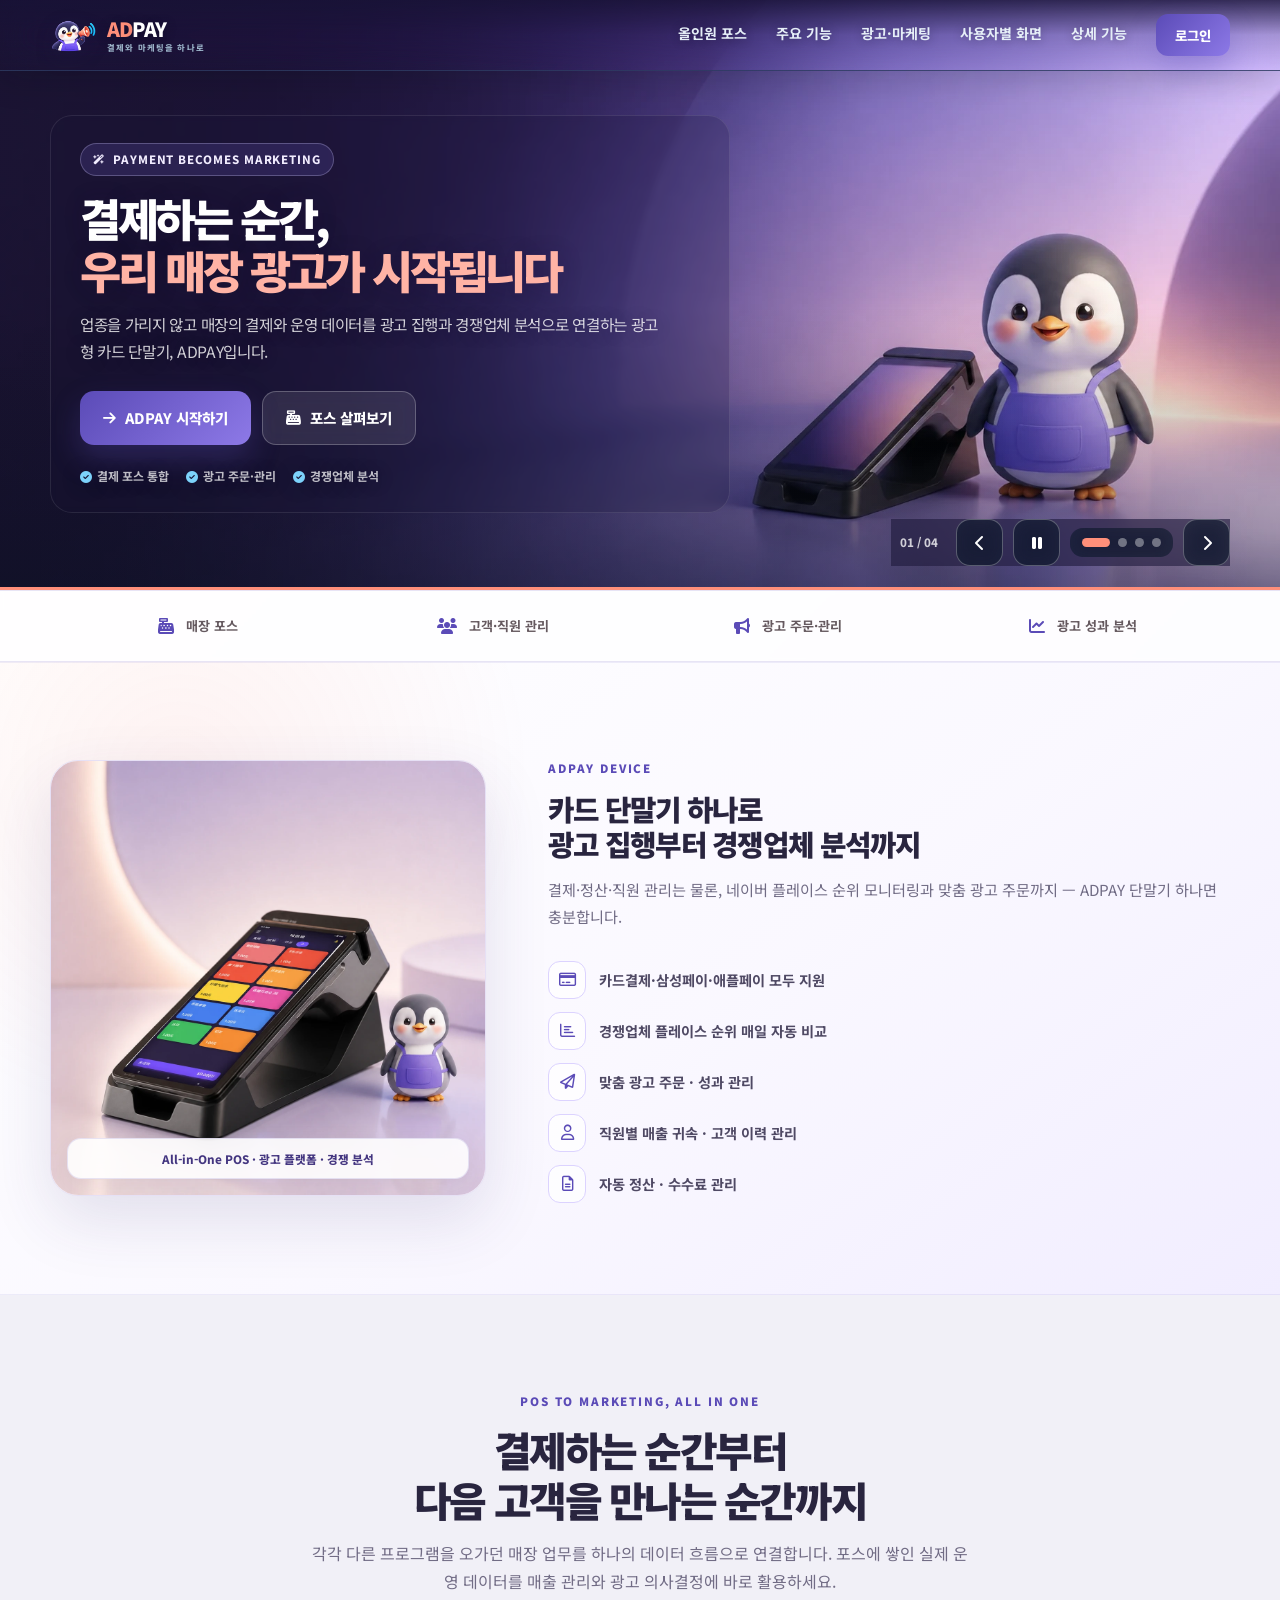
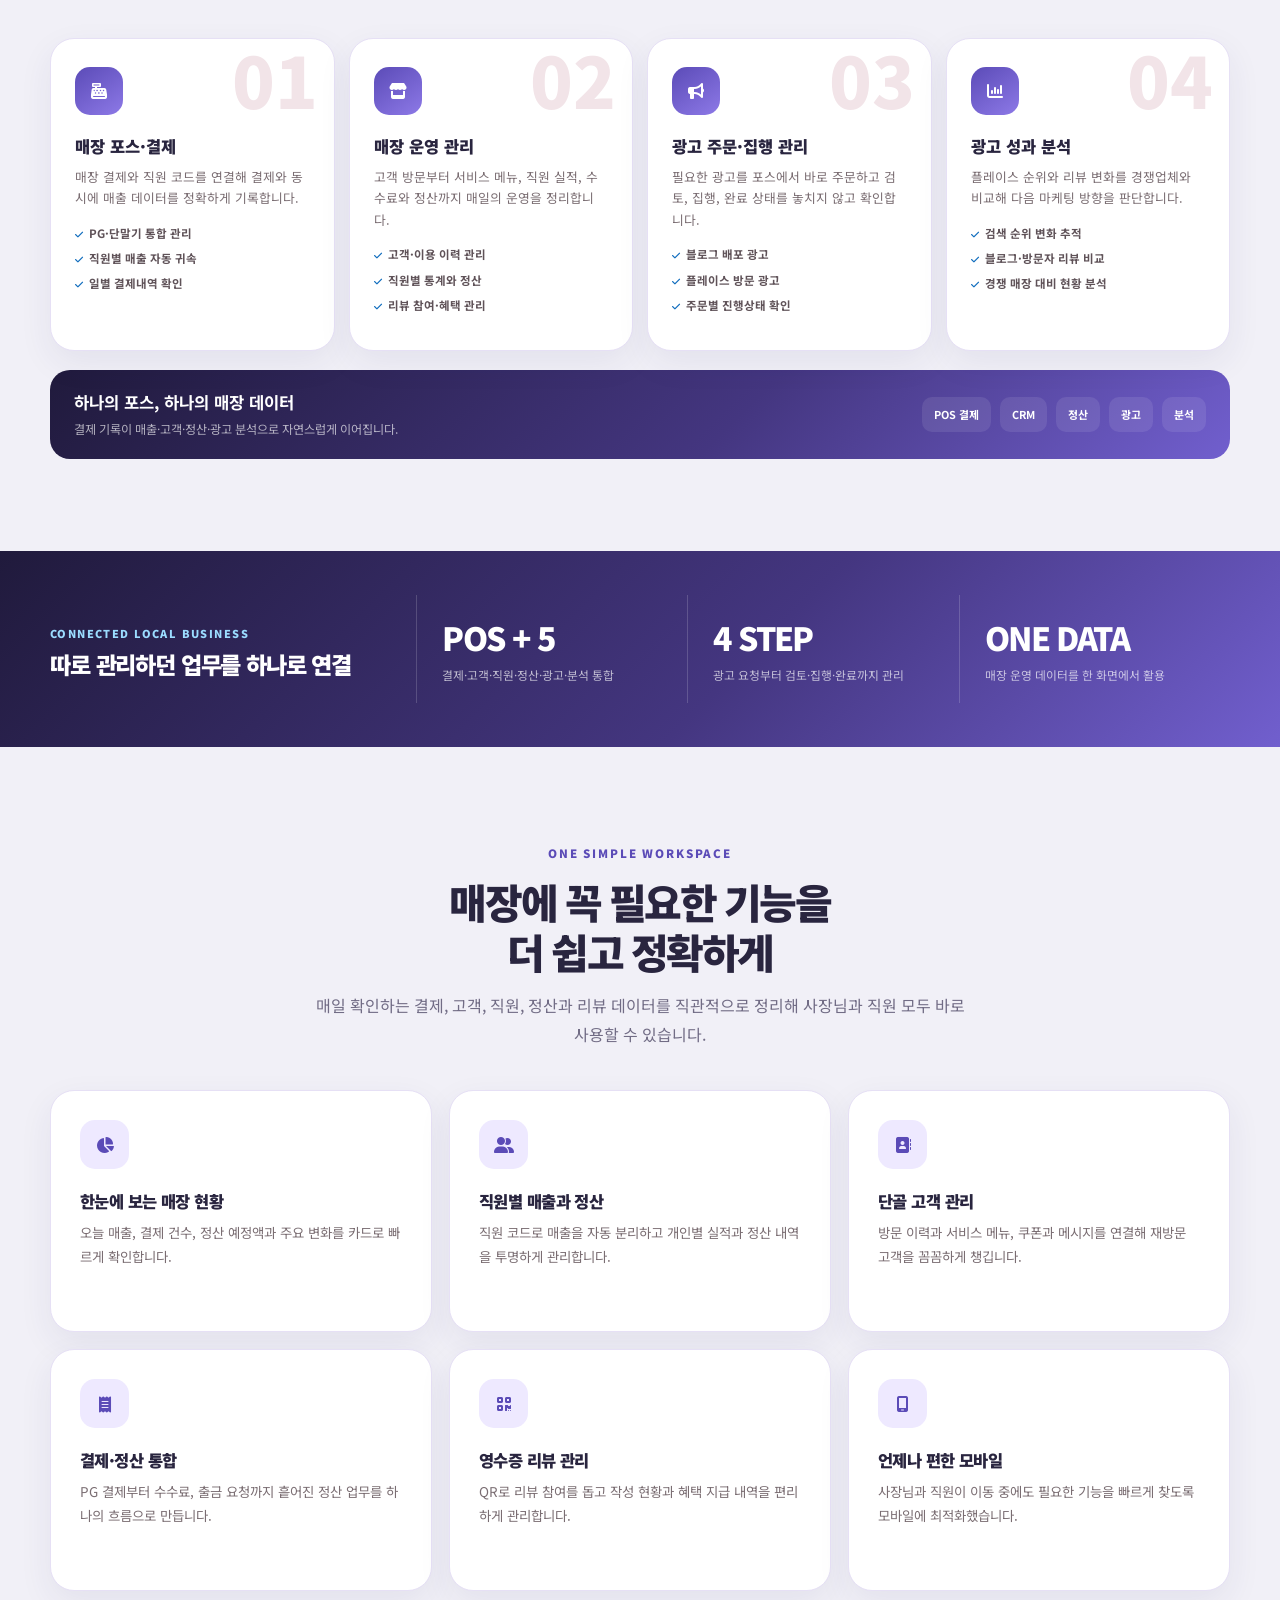
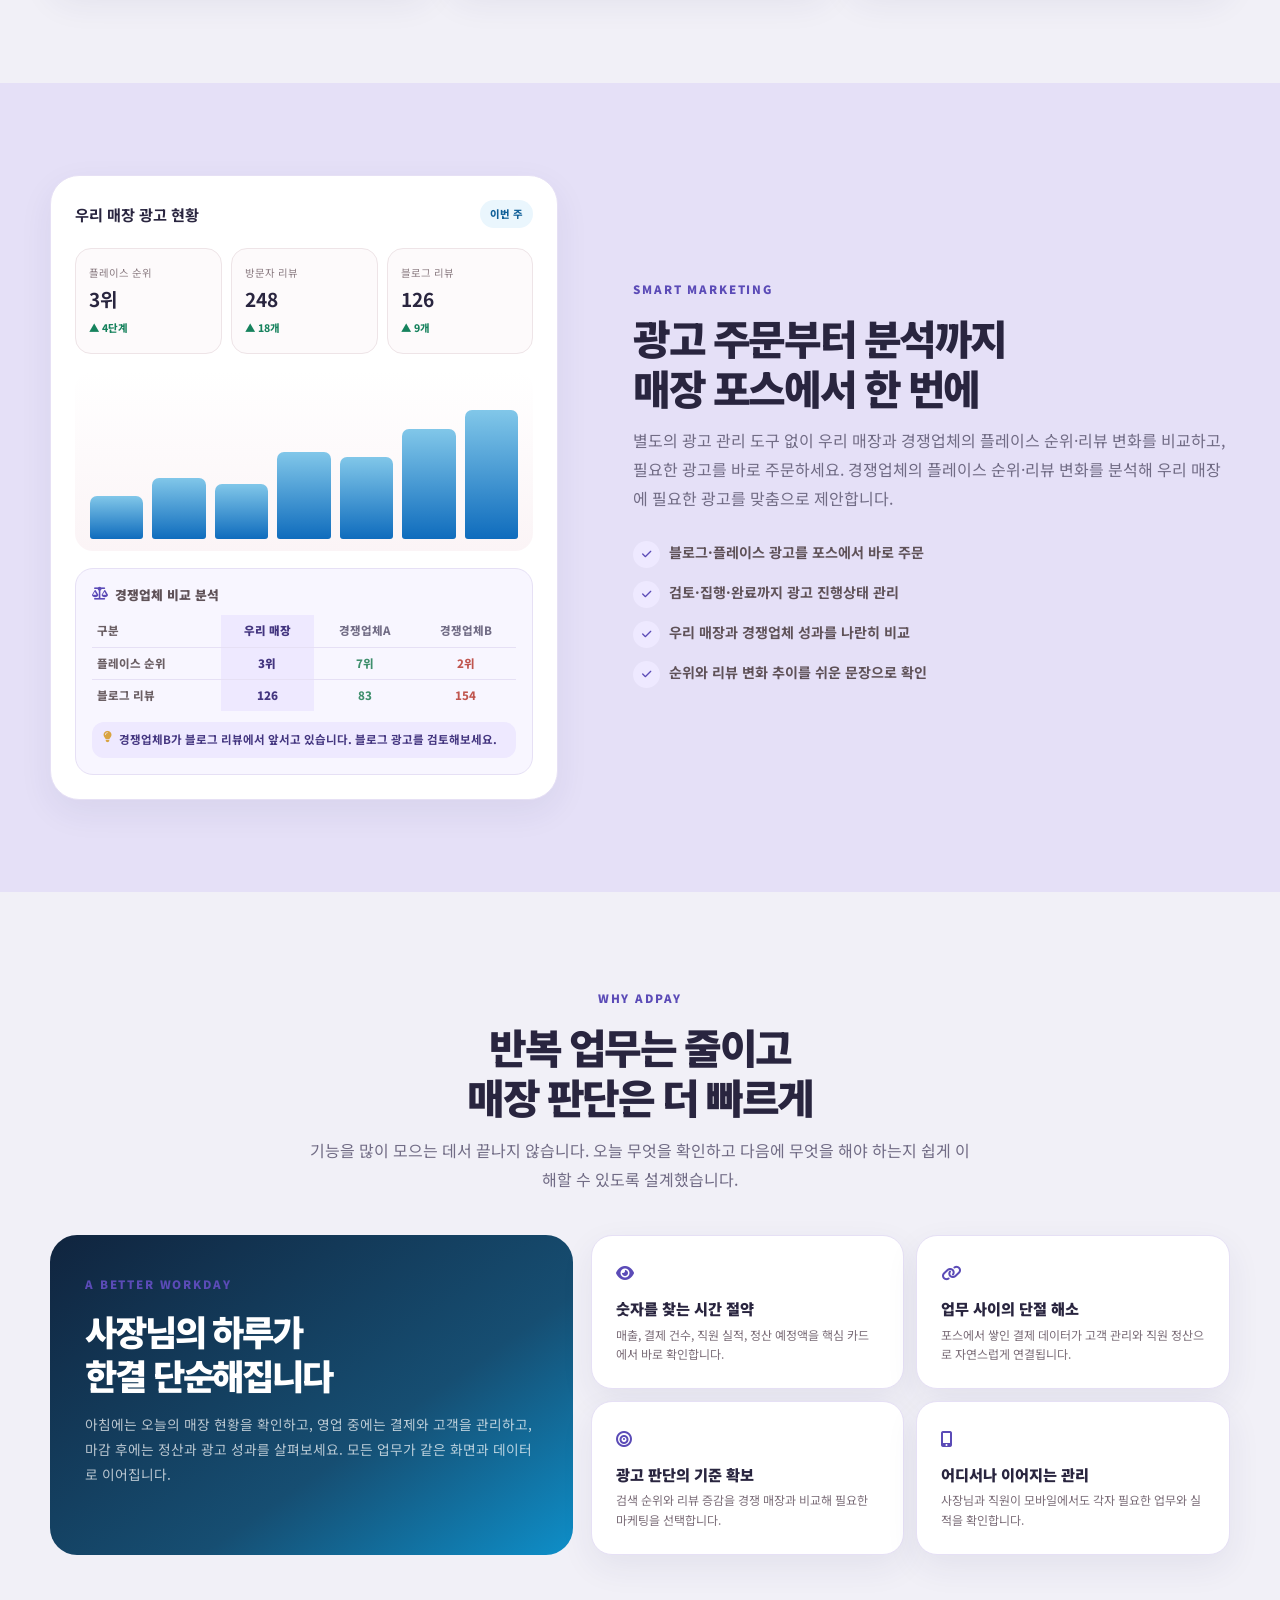
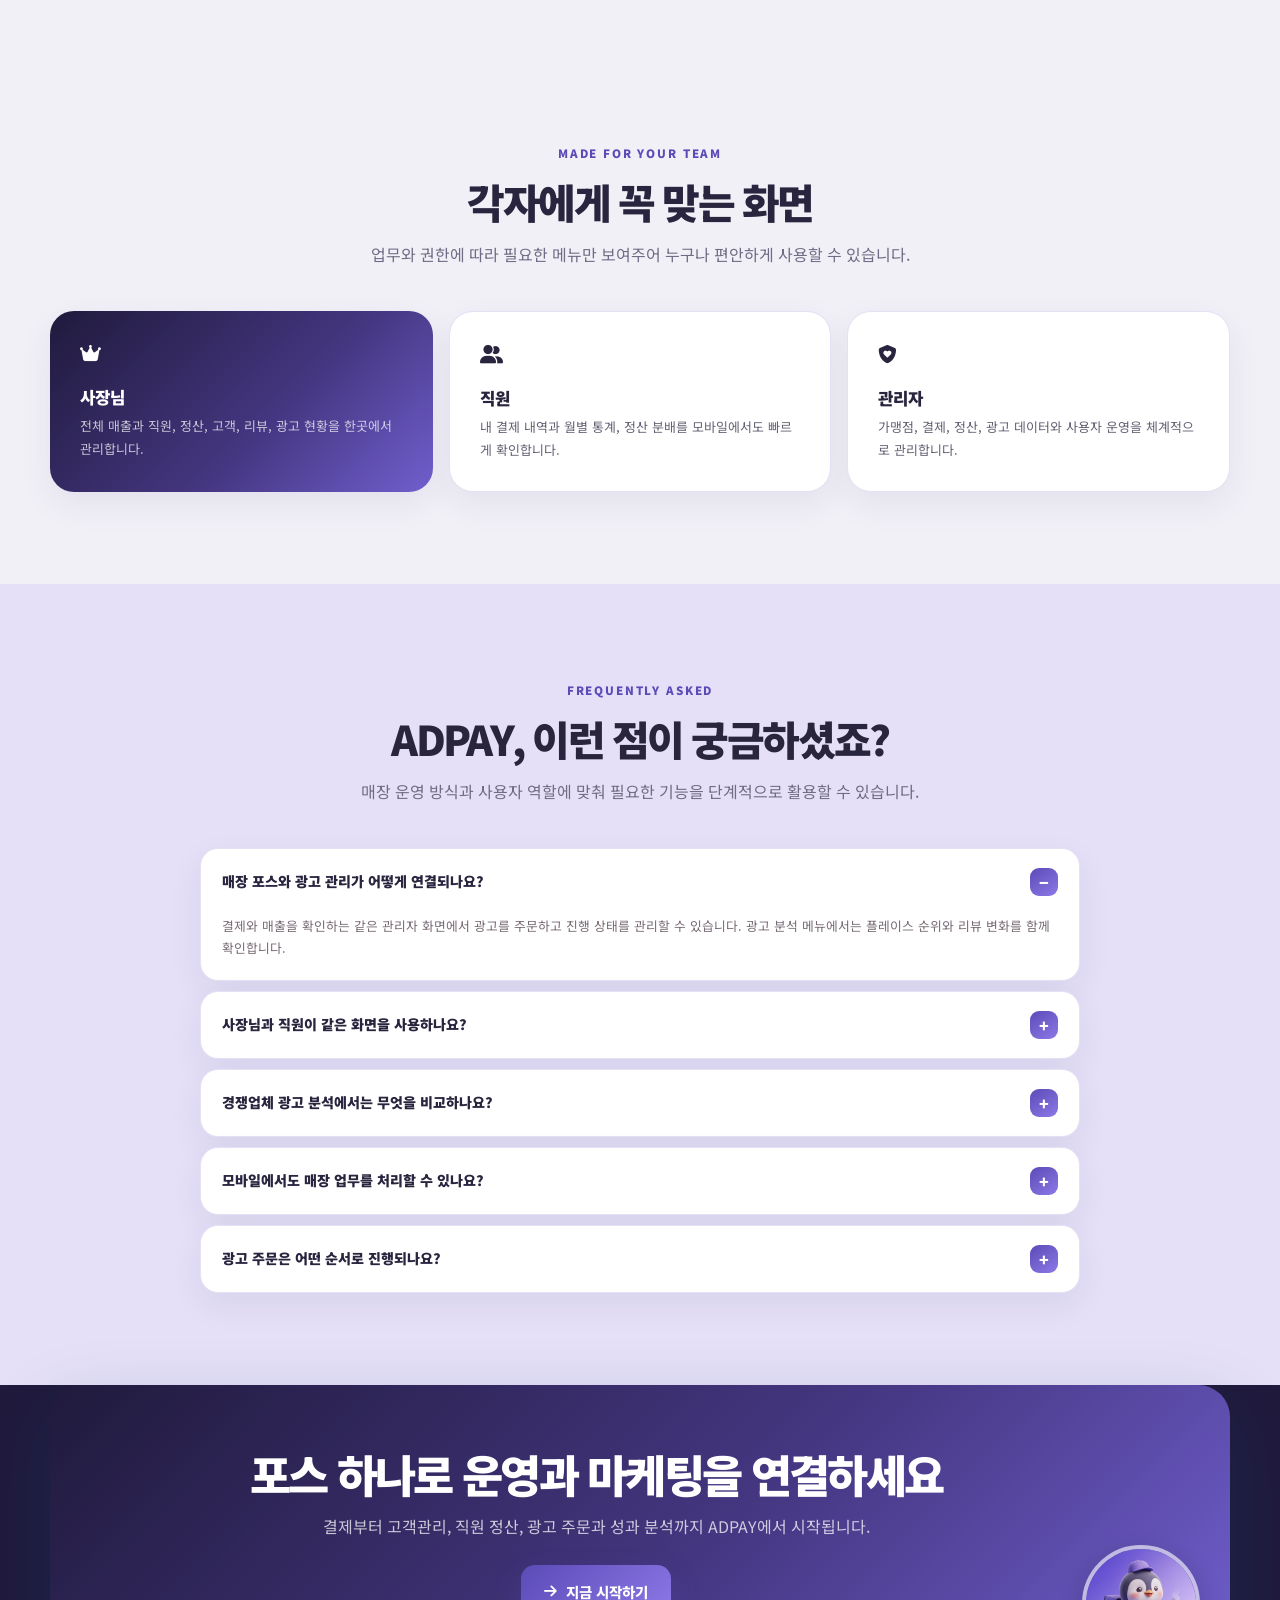
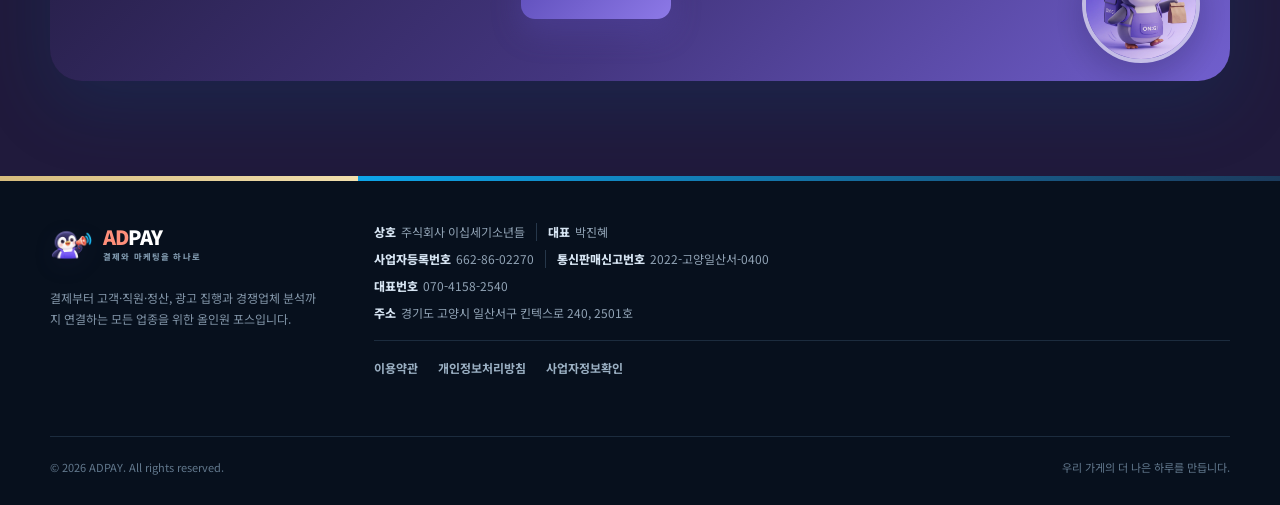
<file: static/landing/index.html>
<!DOCTYPE html>
<html lang="ko">
<head>
    <meta charset="UTF-8">
    <meta name="viewport" content="width=device-width, initial-scale=1.0, viewport-fit=cover">
    <meta name="theme-color" content="#2f2755">
    <title>ADPAY | 결제할수록 매장 광고가 시작되는 단말기</title>
    <meta name="description" content="모든 업종의 매장을 위한 광고형 카드 단말기. 결제, 매장 운영, 광고 집행과 경쟁업체 분석을 ADPAY 하나로 연결하세요.">
    <meta property="og:type" content="website">
    <meta property="og:locale" content="ko_KR">
    <meta property="og:site_name" content="ADPAY">
    <meta property="og:title" content="ADPAY | 매장 포스 하나로 운영부터 광고·분석까지">
    <meta property="og:description" content="결제·고객관리·직원정산·광고집행·경쟁업체 분석을 하나로 연결하는 매장 올인원 플랫폼">
    <meta property="og:image" content="/static/img/adpay-social-card-ongi.png?v=1">
    <meta property="og:image:width" content="1728">
    <meta property="og:image:height" content="910">
    <meta property="og:image:type" content="image/png">
    <meta property="og:image:alt" content="ADPAY - 매장 포스 하나로 운영부터 광고·분석까지 올인원">
    <meta name="twitter:card" content="summary_large_image">
    <meta name="twitter:title" content="ADPAY | 운영부터 광고·분석까지 올인원">
    <meta name="twitter:description" content="매장 운영과 마케팅을 포스 하나로 연결하세요.">
    <meta name="twitter:image" content="/static/img/adpay-social-card-ongi.png?v=1">
    <link rel="icon" type="image/svg+xml" href="/static/favicon.svg?v=4">
    <link rel="icon" type="image/png" sizes="192x192" href="/static/favicon-192.png?v=4">
    <link rel="icon" type="image/png" sizes="32x32" href="/static/favicon-32.png?v=4">
    <link rel="icon" type="image/x-icon" href="/static/favicon.ico?v=4">
    <link rel="apple-touch-icon" href="/static/apple-touch-icon.png?v=4">
    <link rel="preload" as="image" href="/static/img/generated/hero-adpay-generated.webp">
    <link href="https://cdn.jsdelivr.net/npm/bootstrap@5.3.2/dist/css/bootstrap.min.css" rel="stylesheet">
    <link href="https://cdn.jsdelivr.net/npm/@fortawesome/fontawesome-free@6.4.0/css/all.min.css" rel="stylesheet">
    <link href="https://fonts.googleapis.com/css2?family=Noto+Sans+KR:wght@400;500;600;700;800;900&display=swap" rel="stylesheet">
    <style>
        :root{--rose:#a95670;--rose-dark:#7e4054;--violet:#845064;--coral:#c6788e;--blush:#f8e8ed;--cream:#fffaf7;--ink:#30272b;--muted:#766a70;--line:#eadde1;--shadow:0 24px 70px rgba(78,43,56,.11)}
        *{box-sizing:border-box}
        html{scroll-behavior:smooth}
        body{position:relative;margin:0;overflow-x:hidden;color:var(--ink);background:#18334e;font-family:'Noto Sans KR',sans-serif;-webkit-font-smoothing:antialiased}
        .landing-fixed-bg{
            position:fixed;
            z-index:0;
            inset:0;
            width:100vw;
            height:100vh;
            height:100dvh;
            pointer-events:none;
            background:linear-gradient(135deg,#f8f6ff 0%,#eee9ff 48%,#d8cdfd 100%);
            filter:saturate(1.13) contrast(1.12);
            transform:translate3d(0,0,0);
            will-change:transform;
        }
        .landing-fixed-bg::after{
            content:"";
            position:absolute;
            inset:0;
            background:linear-gradient(110deg,rgba(247,251,254,.52) 0%,rgba(247,251,254,.34) 46%,rgba(8,42,69,.16) 100%);
        }
        main,footer,.site-nav{position:relative;z-index:1}
        a{text-decoration:none}
        .site-nav{position:fixed;z-index:1000;inset:0 0 auto;padding:15px 0;transition:.25s}
        .site-nav.scrolled{padding:10px 0;border-bottom:1px solid rgba(234,221,225,.9);background:rgba(255,250,248,.92);box-shadow:0 8px 28px rgba(72,43,53,.05);backdrop-filter:blur(18px)}
        .nav-inner{width:min(1180px,calc(100% - 40px));margin:auto;display:flex;align-items:center;justify-content:space-between}
        .brand{display:inline-flex;align-items:center;gap:11px;color:var(--ink)}
        .brand-mark{width:43px;height:43px;border-radius:15px;display:inline-flex;align-items:center;justify-content:center;color:#fff;background:linear-gradient(145deg,#8f4860,#c6788e);box-shadow:0 10px 26px rgba(144,72,96,.22);transform:rotate(-3deg)}
        .brand-mark img{display:block;width:100%;height:100%;border-radius:inherit;object-fit:cover}
        .brand-copy{display:flex;flex-direction:column;line-height:1}
        .brand-copy strong{font-size:1.23rem;font-weight:900;letter-spacing:-.055em}
        .adpay-prefix{color:#20aeef}
        .brand-copy small{margin-top:5px;color:#a07d88;font-size:.52rem;font-weight:800;letter-spacing:.14em}
        .nav-links{display:flex;align-items:center;gap:29px}
        .nav-links>a:not(.nav-cta){color:#60545a;font-size:.88rem;font-weight:700}
        .nav-links>a:hover{color:var(--rose)}
        .nav-cta{padding:11px 19px;border-radius:12px;color:#fff;background:var(--ink);font-size:.84rem;font-weight:800}
        .nav-toggle{display:none;width:42px;height:42px;border:1px solid var(--line);border-radius:12px;background:#fff;color:var(--ink)}

        .hero{position:relative;min-height:790px;padding:155px 0 82px;overflow:hidden;background:linear-gradient(90deg,rgba(255,250,247,.52),rgba(255,250,247,.04))}
        .hero::before{content:"";position:absolute;left:-170px;bottom:-270px;width:520px;height:520px;border:1px solid rgba(238,221,226,.8);border-radius:50%}
        .hero-grid{position:relative;width:min(1180px,calc(100% - 40px));margin:auto;display:grid;grid-template-columns:1.02fr .98fr;gap:72px;align-items:center}
        .eyebrow{display:inline-flex;align-items:center;gap:8px;padding:7px 12px;border:1px solid #e5cbd3;border-radius:999px;color:#8a465c;background:rgba(255,255,255,.65);font-size:.72rem;font-weight:800;letter-spacing:.08em}
        .eyebrow i{font-size:.62rem}
        h1{max-width:650px;margin:22px 0 20px;font-size:clamp(2.8rem,5vw,4.75rem);font-weight:900;line-height:1.12;letter-spacing:-.075em}
        h1 em{color:var(--rose);font-style:normal}
        .hero-copy{max-width:580px;margin:0;color:var(--muted);font-size:1.08rem;line-height:1.85;letter-spacing:-.02em}
        .hero-actions{display:flex;flex-wrap:wrap;gap:11px;margin-top:33px}
        .btn-main,.btn-sub{min-height:54px;padding:0 23px;border-radius:14px;display:inline-flex;align-items:center;justify-content:center;gap:9px;font-size:.91rem;font-weight:800}
        .btn-main{color:#fff;background:linear-gradient(135deg,#914b61,#bc7186);box-shadow:0 13px 30px rgba(160,83,106,.23)}
        .btn-main:hover{color:#fff;transform:translateY(-2px)}
        .btn-sub{border:1px solid var(--line);color:#55494e;background:#fff}
        .trust-row{margin-top:30px;display:flex;flex-wrap:wrap;gap:17px;color:#796a70;font-size:.75rem;font-weight:700}
        .trust-row i{margin-right:5px;color:#a95670}

        .visual{position:relative;min-height:525px}
        .visual::before{content:"ADPAY";position:absolute;right:28px;bottom:48px;color:rgba(255,255,255,.46);font-size:clamp(2.5rem,5vw,5rem);font-weight:900;letter-spacing:.08em;writing-mode:vertical-rl}
        .pos-card{position:absolute;right:48px;bottom:86px;width:280px;padding:22px;border:1px solid rgba(255,255,255,.72);border-radius:24px;background:rgba(48,39,43,.82);color:#fff;box-shadow:0 24px 70px rgba(35,20,26,.24);backdrop-filter:blur(18px)}
        .pos-card-top{display:flex;align-items:center;justify-content:space-between;color:rgba(255,255,255,.62);font-size:.68rem;font-weight:700}
        .pos-card-top i{color:#f1bdcb}
        .pos-card h3{margin:20px 0 5px;font-size:1.5rem;font-weight:900;letter-spacing:-.05em}
        .pos-card p{margin:0;color:rgba(255,255,255,.62);font-size:.72rem}
        .pos-actions{margin-top:20px;display:grid;grid-template-columns:1fr 1fr;gap:8px}
        .pos-actions span{padding:10px;border-radius:11px;text-align:center;background:rgba(255,255,255,.09);font-size:.67rem;font-weight:700}
        .float-card{position:absolute;padding:17px 18px;border:1px solid rgba(255,255,255,.85);border-radius:18px;background:rgba(255,255,255,.93);box-shadow:0 18px 45px rgba(67,39,49,.14);backdrop-filter:blur(15px)}
        .float-card small{display:block;margin-bottom:5px;color:#907f86;font-size:.68rem;font-weight:700}
        .float-card strong{font-size:1.12rem;letter-spacing:-.04em}
        .float-card strong span{color:#a95670}
        .card-sales{left:-33px;bottom:20px}
        .card-rank{right:0;top:63px;display:flex;align-items:center;gap:12px}
        .card-rank>i{width:41px;height:41px;border-radius:13px;display:inline-flex;align-items:center;justify-content:center;color:#8d4960;background:#f7e4ea}
        .mini-bars{margin-top:10px;display:flex;height:28px;align-items:flex-end;gap:5px}
        .mini-bars i{width:7px;border-radius:5px;background:#d99aab}
        .mini-bars i:nth-child(1){height:9px}.mini-bars i:nth-child(2){height:16px}.mini-bars i:nth-child(3){height:13px}.mini-bars i:nth-child(4){height:22px}.mini-bars i:nth-child(5){height:27px;background:#9d536a}

        .strip{border-block:1px solid rgba(234,221,225,.88);background:rgba(255,255,255,.91);backdrop-filter:blur(18px)}
        .strip-inner{width:min(1180px,calc(100% - 40px));margin:auto;display:grid;grid-template-columns:repeat(4,1fr)}
        .strip-item{padding:25px 20px;display:flex;align-items:center;justify-content:center;gap:12px;color:#665a60;font-size:.82rem;font-weight:700}
        .strip-item i{color:#a95670;font-size:1rem}

        /* 아래쪽 테마 블록의 .section 배경보다 뒤에 오도록 요소+클래스로 우선순위를 높인다 */
        section.device{background:#1e1318;backdrop-filter:none}
        .device .section-kicker{color:var(--coral)}
        .device-grid{display:grid;grid-template-columns:1.02fr 1fr;gap:62px;align-items:center}
        .device-visual{position:relative;border-radius:30px;overflow:hidden;box-shadow:0 30px 80px rgba(0,0,0,.45)}
        .device-visual img{display:block;width:100%;height:clamp(390px,50vw,560px);object-fit:cover;object-position:center 58%}
        .device-badge{position:absolute;left:16px;right:16px;bottom:16px;padding:11px 14px;border:1px solid rgba(255,255,255,.17);border-radius:14px;background:rgba(20,14,17,.76);backdrop-filter:blur(10px);color:#f4eef0;font-size:.73rem;font-weight:800;text-align:center}
        .device-copy h2{margin:13px 0 14px;color:#fff;font-size:clamp(1.9rem,3vw,2.75rem);font-weight:900;letter-spacing:-.06em;line-height:1.24}
        .device-copy>p{margin:0;color:#c4b7bc;font-size:.95rem;line-height:1.8}
        .device-list{margin:30px 0 0;padding:0;list-style:none;display:grid;gap:13px}
        .device-list li{display:flex;align-items:center;gap:13px;color:#ece3e6;font-size:.89rem;font-weight:700}
        .device-list i{flex:none;width:38px;height:38px;border:1px solid rgba(255,255,255,.28);border-radius:12px;display:inline-flex;align-items:center;justify-content:center;color:var(--coral);font-size:.95rem}

        .section{padding:105px 0;background:rgba(255,250,247,.92);backdrop-filter:blur(12px)}
        .section-inner{width:min(1180px,calc(100% - 40px));margin:auto}
        .section-head{max-width:660px;margin:0 auto 50px;text-align:center}
        .section-kicker{color:#a95670;font-size:.72rem;font-weight:900;letter-spacing:.16em}
        .section-head h2,.split-copy h2{margin:13px 0 14px;font-size:clamp(2rem,3.2vw,3rem);font-weight:900;letter-spacing:-.06em;line-height:1.23}
        .section-head p,.split-copy>p{margin:0;color:var(--muted);line-height:1.8}
        .feature-grid{display:grid;grid-template-columns:repeat(3,1fr);gap:17px}
        .feature-card{min-height:242px;padding:29px;border:1px solid var(--line);border-radius:24px;background:#fff;box-shadow:0 8px 30px rgba(72,43,53,.04);transition:.25s}
        .feature-card:hover{transform:translateY(-5px);border-color:#dbb9c3;box-shadow:0 18px 45px rgba(72,43,53,.09)}
        .feature-icon{width:49px;height:49px;margin-bottom:23px;border-radius:15px;display:flex;align-items:center;justify-content:center;color:#944d63;background:#f9e9ee}
        .feature-card h3{font-size:1.03rem;font-weight:900;letter-spacing:-.035em}
        .feature-card p{margin:9px 0 0;color:#7a6d72;font-size:.84rem;line-height:1.75}

        .growth{background:rgba(248,239,242,.94)}
        .split{display:grid;grid-template-columns:.92fr 1.08fr;gap:75px;align-items:center}
        .insight-panel{padding:24px;border:1px solid #e2cbd2;border-radius:29px;background:#fff;box-shadow:var(--shadow)}
        .panel-top{display:flex;align-items:center;justify-content:space-between;margin-bottom:20px}
        .panel-top strong{font-size:.95rem}
        .panel-top span{padding:6px 10px;border-radius:999px;color:#8b485d;background:#f9e9ee;font-size:.65rem;font-weight:800}
        .metric-cards{display:grid;grid-template-columns:repeat(3,1fr);gap:9px}
        .metric{padding:16px 13px;border:1px solid #eee4e7;border-radius:16px;background:#fdfafb}
        .metric small{display:block;color:#8a7b81;font-size:.65rem}
        .metric strong{display:block;margin-top:4px;font-size:1.19rem}
        .metric em{color:#4a9b78;font-size:.65rem;font-style:normal;font-weight:800}
        .chart{height:180px;margin-top:17px;padding:23px 15px 12px;border-radius:18px;background:linear-gradient(180deg,#fff,#fbf4f6);display:flex;align-items:flex-end;gap:9px}
        .chart i{flex:1;border-radius:7px 7px 3px 3px;background:linear-gradient(#dca4b3,#a95670)}
        .chart i:nth-child(1){height:30%}.chart i:nth-child(2){height:42%}.chart i:nth-child(3){height:38%}.chart i:nth-child(4){height:60%}.chart i:nth-child(5){height:57%}.chart i:nth-child(6){height:76%}.chart i:nth-child(7){height:89%}
        .rival-box{margin-top:17px;padding:16px;border:1px solid var(--line);border-radius:18px;background:var(--cream)}
        .rival-title{margin-bottom:11px;display:flex;align-items:center;gap:7px;color:#5f5258;font-size:.8rem;font-weight:900}
        .rival-title i{color:var(--rose)}
        .rival-table{width:100%;border-collapse:collapse;font-size:.72rem}
        .rival-table th,.rival-table td{padding:7px 5px;border-bottom:1px solid var(--line);text-align:center}
        .rival-table th{color:var(--muted);font-weight:800}
        .rival-table th:first-child,.rival-table td:first-child{color:#6b5f64;font-weight:800;text-align:left}
        .rival-table .is-mine{background:var(--blush);color:var(--rose-dark);font-weight:900}
        .rival-table td.win{color:#3f8f6d;font-weight:800}
        .rival-table td.lose{color:#c0564f;font-weight:800}
        .rival-table tbody tr:last-child td{border-bottom:0}
        .rival-insight{margin:11px 0 0;padding:9px 11px;border-radius:12px;background:var(--blush);color:var(--rose-dark);font-size:.72rem;font-weight:700;line-height:1.55;display:flex;gap:7px}
        .rival-insight i{flex:none;margin-top:1px;color:#d9a441}
        .check-list{margin:28px 0 0;padding:0;list-style:none}
        .check-list li{margin:13px 0;color:#5f5258;font-size:.88rem;font-weight:700}
        .check-list i{width:27px;height:27px;margin-right:9px;border-radius:50%;display:inline-flex;align-items:center;justify-content:center;color:#8e4a60;background:#f8e8ed;font-size:.67rem}

        .all-in-one{background:rgba(255,255,255,.94)}
        .flow-grid{display:grid;grid-template-columns:repeat(4,1fr);gap:14px}
        .flow-card{position:relative;min-height:290px;padding:28px 24px;border:1px solid var(--line);border-radius:24px;background:#fff;overflow:hidden}
        .flow-card::after{content:attr(data-step);position:absolute;right:16px;top:4px;color:#f2e4e8;font-size:4.4rem;font-weight:900;line-height:1}
        .flow-card>i{position:relative;z-index:1;width:48px;height:48px;border-radius:15px;display:flex;align-items:center;justify-content:center;color:#fff;background:linear-gradient(145deg,#8f4860,#c6788e)}
        .flow-card h3{position:relative;z-index:1;margin:22px 0 9px;font-size:1.03rem;font-weight:900}
        .flow-card p{position:relative;z-index:1;margin:0 0 16px;color:#7a6d72;font-size:.8rem;line-height:1.68}
        .flow-card ul{position:relative;z-index:1;margin:0;padding:0;list-style:none}
        .flow-card li{margin:8px 0;color:#5f5258;font-size:.72rem;font-weight:700}
        .flow-card li i{margin-right:6px;color:#ae6278;font-size:.58rem}
        .one-data{margin-top:19px;padding:20px 24px;border-radius:20px;display:flex;align-items:center;justify-content:space-between;gap:25px;color:#fff;background:linear-gradient(135deg,#3f3036,#875268)}
        .one-data strong{display:block;font-size:1.04rem}
        .one-data span{color:rgba(255,255,255,.65);font-size:.76rem}
        .one-data-items{display:flex;gap:9px}
        .one-data-items em{padding:9px 12px;border-radius:10px;background:rgba(255,255,255,.09);font-size:.68rem;font-style:normal;font-weight:700}

        .impact{padding:44px 0;background:linear-gradient(120deg,rgba(48,39,43,.97),rgba(126,64,84,.95) 56%,rgba(182,100,124,.94));color:#fff}
        .impact-grid{width:min(1180px,calc(100% - 40px));margin:auto;display:grid;grid-template-columns:1.35fr repeat(3,1fr);align-items:center}
        .impact-copy{padding:18px 32px 18px 0}
        .impact-copy small{color:#f6b4d1;font-size:.68rem;font-weight:900;letter-spacing:.13em}
        .impact-copy h2{margin:8px 0 0;font-size:1.45rem;font-weight:900;letter-spacing:-.05em}
        .impact-item{padding:18px 25px;border-left:1px solid rgba(255,255,255,.17)}
        .impact-item strong{display:block;font-size:2rem;font-weight:900;letter-spacing:-.05em}
        .impact-item span{color:rgba(255,255,255,.68);font-size:.74rem}

        .outcome-grid{display:grid;grid-template-columns:.9fr 1.1fr;gap:18px}
        .outcome-intro{padding:35px;border-radius:27px;color:#fff;background:linear-gradient(145deg,#3e3036,#765061 62%,#a86177)}
        .outcome-intro .section-kicker{color:#f7b8d2}
        .outcome-intro h2{margin:15px 0;font-size:2.2rem;font-weight:900;letter-spacing:-.06em;line-height:1.25}
        .outcome-intro p{margin:0;color:rgba(255,255,255,.7);font-size:.86rem;line-height:1.8}
        .outcome-list{display:grid;grid-template-columns:1fr 1fr;gap:12px}
        .outcome-card{padding:24px;border:1px solid var(--line);border-radius:21px;background:#fff}
        .outcome-card i{color:#a95670;font-size:1rem}
        .outcome-card h3{margin:15px 0 7px;font-size:.95rem;font-weight:900}
        .outcome-card p{margin:0;color:#7b6d78;font-size:.75rem;line-height:1.65}

        .faq-list{max-width:880px;margin:0 auto;display:grid;gap:10px}
        .faq-item{border:1px solid var(--line);border-radius:18px;background:#fff;overflow:hidden}
        .faq-item summary{padding:19px 21px;display:flex;align-items:center;justify-content:space-between;gap:15px;cursor:pointer;font-size:.88rem;font-weight:900;list-style:none}
        .faq-item summary::-webkit-details-marker{display:none}
        .faq-item summary::after{content:"+";width:28px;height:28px;border-radius:9px;display:flex;flex:0 0 auto;align-items:center;justify-content:center;color:#fff;background:linear-gradient(135deg,#914b61,#bc7186);font-size:1rem}
        .faq-item[open] summary::after{content:"−"}
        .faq-item p{margin:0;padding:0 21px 20px;color:#776b75;font-size:.8rem;line-height:1.75}

        .roles{display:grid;grid-template-columns:repeat(3,1fr);gap:16px}
        .role-card{padding:30px;border:1px solid var(--line);border-radius:24px;background:#fff}
        .role-card:first-child{color:#fff;border:0;background:linear-gradient(145deg,#3e3036,#765061);box-shadow:0 18px 42px rgba(63,42,50,.16)}
        .role-card i{font-size:1.15rem}
        .role-card h3{margin:22px 0 8px;font-size:1.05rem;font-weight:900}
        .role-card p{margin:0;opacity:.72;font-size:.81rem;line-height:1.72}

        .cta{padding:0 0 95px}
        .cta-box{position:relative;width:min(1180px,calc(100% - 40px));margin:auto;padding:69px 40px;border-radius:32px;overflow:hidden;color:#fff;text-align:center;background:radial-gradient(circle at 85% 10%,rgba(255,255,255,.16),transparent 20rem),linear-gradient(135deg,#463039,#875268 56%,#b86e84);box-shadow:0 25px 70px rgba(96,53,69,.2)}
        .cta-box h2{margin:0 0 13px;font-size:clamp(1.9rem,3.5vw,3rem);font-weight:900;letter-spacing:-.06em}
        .cta-box p{margin:0 0 27px;color:rgba(255,255,255,.74)}
        .cta-box .btn-main{color:#7d4054;background:#fff;box-shadow:none}
        footer{padding:41px 0 30px;border-top:1px solid var(--line);background:rgba(255,255,255,.95);backdrop-filter:blur(18px)}
        .footer-inner{width:min(1180px,calc(100% - 40px));margin:auto;display:flex;align-items:center;justify-content:space-between}
        .footer-inner p{margin:0;color:#95868c;font-size:.72rem}

        .reveal{opacity:0;transform:translateY(20px);transition:.65s ease}
        .reveal.visible{opacity:1;transform:none}
        @media(max-width:991px){
            .hero{min-height:auto;padding-top:135px}.hero-grid{grid-template-columns:1fr;gap:48px}.hero-copy{max-width:680px}.visual{min-height:460px}.salon-photo{right:0}
            .feature-grid{grid-template-columns:repeat(2,1fr)}.flow-grid{grid-template-columns:1fr 1fr}.impact-grid{grid-template-columns:1fr 1fr}.impact-copy{grid-column:1/-1}.impact-item:nth-child(2){border-left:0}.outcome-grid{grid-template-columns:1fr}.split{grid-template-columns:1fr;gap:45px}.split-copy{order:-1}
        }
        @media(max-width:767px){
            .site-nav{padding:10px 0}.nav-inner{width:calc(100% - 26px)}.nav-toggle{display:block}.nav-links{position:absolute;top:68px;left:13px;right:13px;padding:15px;border:1px solid var(--line);border-radius:17px;display:none;align-items:stretch;flex-direction:column;gap:5px;background:#fff;box-shadow:0 20px 50px rgba(60,38,46,.13)}.nav-links.open{display:flex}.nav-links>a{padding:11px 12px}.nav-cta{text-align:center}
            .hero{padding:120px 0 58px}.hero-grid,.section-inner{width:calc(100% - 28px)}h1{font-size:2.65rem}.hero-copy{font-size:.95rem}.hero-actions>a{width:100%}.trust-row{gap:10px}
            .landing-fixed-bg{background-position:58% center}.landing-fixed-bg::after{background:rgba(255,250,247,.55)}.visual{min-height:375px}.visual::before{display:none}.pos-card{right:8px;bottom:38px;width:min(280px,90%)}.card-sales{left:7px;bottom:0}.card-rank{right:8px;top:18px}.float-card{padding:13px}.float-card strong{font-size:.91rem}
            .strip-inner{grid-template-columns:1fr 1fr}.strip-item{padding:18px 8px;font-size:.7rem}.section{padding:75px 0}.section-head{margin-bottom:33px}.feature-grid,.flow-grid,.outcome-list,.roles{grid-template-columns:1fr}.feature-card,.flow-card{min-height:auto}.one-data{align-items:flex-start;flex-direction:column}.one-data-items{flex-wrap:wrap}.impact{padding:35px 0}.impact-grid{width:calc(100% - 28px);grid-template-columns:1fr}.impact-copy{padding:0 0 14px}.impact-item,.impact-item:nth-child(2){padding:15px 0;border-left:0;border-top:1px solid rgba(255,255,255,.15)}.outcome-intro{padding:27px}.outcome-intro h2{font-size:1.75rem}.metric-cards{grid-template-columns:1fr 1fr}.metric:last-child{grid-column:1/-1}.insight-panel{padding:15px}.device-grid{grid-template-columns:1fr;gap:32px}.device-visual img{height:clamp(300px,72vw,420px)}.device-copy h2{font-size:1.85rem}.rival-box{padding:13px}.rival-table{font-size:.68rem}.cta{padding-bottom:55px}.cta-box{width:calc(100% - 28px);padding:51px 21px;border-radius:25px}.footer-inner{align-items:flex-start;flex-direction:column;gap:17px}
        }
        @media(prefers-reduced-motion:reduce){html{scroll-behavior:auto}.reveal{opacity:1;transform:none;transition:none}}

        /* Original navy and sky-blue colorway; content and layout remain unchanged. */
        :root{--rose:#0f6cbd;--rose-dark:#0f4c81;--violet:#1b3a5c;--coral:#0ea5e9;--blush:#eaf6fd;--cream:#f7fbfe;--ink:#10243e;--muted:#66788c;--line:#dbe8f2;--shadow:0 24px 70px rgba(15,76,129,.13)}
        body{background:#18334e}
        .hero{background:linear-gradient(90deg,rgba(247,251,254,.30),rgba(247,251,254,.02))}
        .strip{background:rgba(255,255,255,.74);backdrop-filter:blur(2px)}
        .section{background:rgba(247,251,254,.68);backdrop-filter:blur(1px)}
        .all-in-one{background:rgba(255,255,255,.72)}
        .site-nav.scrolled{border-bottom-color:rgba(219,232,242,.92);background:rgba(247,251,254,.93);box-shadow:0 8px 28px rgba(15,76,129,.06)}
        .brand-copy small{color:#718ba1}
        .nav-links>a:not(.nav-cta){color:#52677a}
        .nav-cta{background:#10243e}
        .eyebrow{border-color:#b9daec;color:#0f5f98;background:rgba(255,255,255,.75)}
        h1 em{color:#0f6cbd}
        .btn-main{background:linear-gradient(135deg,#1b3a5c,#0e92c9);box-shadow:0 13px 30px rgba(15,108,189,.24)}
        .btn-sub{border-color:#d4e4ee;color:#435c70}
        .trust-row i,.float-card strong span,.strip-item i,.section-kicker{color:#0f6cbd}
        .mini-bars i{background:#87c8e8}.mini-bars i:nth-child(5){background:#0f6cbd}
        .pos-card{background:rgba(13,27,42,.84)}
        .card-rank>i{color:#0f6cbd;background:#e7f5fc}
        .feature-icon{color:#0f6cbd;background:#eaf6fd}
        .growth{background:rgba(235,246,252,.72)}
        .panel-top span{color:#0f5f98;background:#eaf6fd}
        .metric em{color:#16825d}
        .chart i{background:linear-gradient(#81c7e9,#0f6cbd)}
        .check-list i{color:#0f6cbd;background:#eaf6fd}
        .flow-card>i{background:linear-gradient(145deg,#1b3a5c,#0ea5e9)}
        .flow-card li i{color:#0f6cbd}
        .one-data{background:linear-gradient(135deg,#10243e,#164e72 57%,#0e8fc9)}
        .impact{background:linear-gradient(120deg,rgba(13,27,42,.98),rgba(22,78,114,.96) 56%,rgba(14,143,201,.94))}
        .impact-copy small,.outcome-intro .section-kicker{color:#9bdcff}
        .outcome-intro{background:linear-gradient(145deg,#10243e,#164e72 62%,#0e8fc9)}
        .outcome-card i{color:#0f6cbd}
        .faq-item summary::after{background:linear-gradient(135deg,#1b3a5c,#0e92c9)}
        .role-card:first-child{background:linear-gradient(145deg,#10243e,#164e72 65%,#0e8fc9);box-shadow:0 18px 42px rgba(16,36,62,.18)}
        .cta-box{background:radial-gradient(circle at 85% 10%,rgba(255,255,255,.17),transparent 20rem),linear-gradient(135deg,#10243e,#164e72 56%,#0e8fc9);box-shadow:0 25px 70px rgba(15,76,129,.22)}
        .cta-box .btn-main{color:#0f5f98;background:#fff}
        footer{border-top-color:#dbe8f2;background:rgba(255,255,255,.90);backdrop-filter:blur(10px)}
        @media(max-width:767px){
            .landing-fixed-bg{
                background-position:60% center;
                filter:saturate(1.11) contrast(1.10);
            }
            .landing-fixed-bg::after{
                background:linear-gradient(180deg,rgba(247,251,254,.46),rgba(238,247,252,.56));
            }
            .strip{background:rgba(255,255,255,.68);backdrop-filter:none}
            .section{background:rgba(247,251,254,.64);backdrop-filter:none}
            .all-in-one{background:rgba(255,255,255,.68)}
            .growth{background:rgba(235,246,252,.68)}
        }

        /* Three-scene beauty business hero slider */
        .hero.hero-slider{position:relative;min-height:760px;padding:0;overflow:hidden;background:#0d1b2a;color:#fff}
        .hero-track{display:flex;min-height:760px;transition:transform .72s cubic-bezier(.22,.75,.24,1);will-change:transform}
        .hero-slide{position:relative;flex:0 0 100%;min-height:760px;background-position:center;background-size:cover}
        .hero-slide::before{content:"";position:absolute;inset:0;background:linear-gradient(90deg,rgba(7,18,31,.9) 0%,rgba(11,29,47,.68) 46%,rgba(10,26,42,.18) 100%)}
        .hero-slide::after{content:"";position:absolute;inset:0;background:linear-gradient(0deg,rgba(5,15,25,.38),transparent 48%)}
        .hero-slide-inner{position:relative;z-index:2;width:min(1180px,calc(100% - 40px));min-height:760px;margin:auto;padding:145px 0 100px;display:flex;align-items:center}
        .hero-slide-copy{width:min(710px,67%);padding:34px 36px;border:1px solid rgba(255,255,255,.14);border-radius:27px;background:rgba(7,24,39,.30);box-shadow:0 24px 80px rgba(2,12,22,.2);backdrop-filter:blur(5px)}
        .hero-slide-copy.hero-wide{width:min(920px,82%)}
        .hero-slide-copy.hero-wide h1{font-size:clamp(2.35rem,3.15vw,3.25rem)}
        .hero-slider .eyebrow{border-color:rgba(125,211,252,.4);color:#9bdcff;background:rgba(14,165,233,.12)}
        .hero-slider h1{max-width:760px;margin:20px 0;font-size:clamp(2.55rem,4.5vw,4.5rem);color:#fff;line-height:1.13;text-shadow:0 4px 30px rgba(0,0,0,.26)}
        .hero-slider h1 em{color:#65cff7}
        .hero-slider .hero-copy{max-width:640px;color:rgba(255,255,255,.8)}
        .hero-slider .btn-main{background:linear-gradient(135deg,#0ea5e9,#2363ad)}
        .hero-slider .btn-sub{border-color:rgba(255,255,255,.36);color:#fff;background:rgba(255,255,255,.1)}
        .hero-slider .trust-row{color:rgba(255,255,255,.72)}
        .hero-slider .trust-row i{color:#7dd3fc}
        .hero-controls{position:absolute;z-index:5;right:max(24px,calc((100% - 1180px)/2));bottom:42px;display:flex;align-items:center;gap:10px}
        .hero-arrow{width:47px;height:47px;border:1px solid rgba(255,255,255,.28);border-radius:14px;display:flex;align-items:center;justify-content:center;color:#fff;background:rgba(7,24,39,.46);backdrop-filter:blur(10px);transition:.2s}
        .hero-arrow:hover{border-color:rgba(255,255,255,.65);background:rgba(14,165,233,.55)}
        .hero-dots{display:flex;gap:8px;padding:10px 12px;border-radius:13px;background:rgba(7,24,39,.46);backdrop-filter:blur(10px)}
        .hero-dot{width:9px;height:9px;padding:0;border:0;border-radius:999px;background:rgba(255,255,255,.38);transition:.25s}
        .hero-dot.active{width:28px;background:#7dd3fc}
        .hero-count{min-width:55px;color:rgba(255,255,255,.78);font-size:.72rem;font-weight:800;text-align:center}
        .hero-progress{position:absolute;z-index:5;right:0;bottom:0;left:0;height:3px;background:rgba(255,255,255,.14)}
        .hero-progress span{display:block;width:0;height:100%;background:#7dd3fc}
        .hero-slider.is-playing .hero-progress span{animation:heroProgress 5.5s linear forwards}
        @keyframes heroProgress{from{width:0}to{width:100%}}

        /* Device title: exactly two lines on desktop */
        .device-grid{grid-template-columns:.78fr 1.22fr}
        .device-title-line{display:block;white-space:nowrap}
        .device-copy h2{font-size:clamp(1.8rem,2.15vw,2.15rem)}

        /* Corporate footer based on the supplied reference */
        footer.site-footer{padding:0;border:0;background:#07101d;color:#d8e2ee;backdrop-filter:none}
        .site-footer::before{content:"";display:block;height:5px;background:linear-gradient(90deg,#d6bc7d,#f1dfad 28%,#0ea5e9 28%,#1b3a5c)}
        .footer-shell{width:min(1180px,calc(100% - 40px));margin:auto;padding:42px 0 30px;display:grid;grid-template-columns:270px 1fr;gap:54px}
        .footer-brand-block .brand{color:#fff}
        .footer-brand-block .brand-copy small{color:#7f98ad}
        .footer-brand-block p{margin:17px 0 0;color:#8295a8;font-size:.75rem;line-height:1.75}
        .footer-company{display:grid;gap:9px;align-content:start}
        .footer-info-row{display:flex;align-items:center;flex-wrap:wrap;gap:8px 0;color:#91a3b5;font-size:.75rem}
        .footer-info-row span{padding:0 11px;border-right:1px solid #26374a}
        .footer-info-row span:first-child{padding-left:0}
        .footer-info-row span:last-child{border-right:0}
        .footer-info-row strong{margin-right:5px;color:#d7e5f3;font-weight:800}
        .footer-links{margin-top:9px;padding-top:18px;border-top:1px solid #1c2c3e;display:flex;flex-wrap:wrap;gap:20px}
        .footer-links a{color:#9bb0c3;font-size:.75rem;font-weight:700}
        .footer-links a:hover{color:#7dd3fc}
        .footer-bottom{grid-column:1/-1;margin-top:5px;padding-top:22px;border-top:1px solid #1c2c3e;display:flex;justify-content:space-between;gap:20px;color:#62788d;font-size:.69rem}

        @media(max-width:991px){
            .hero.hero-slider,.hero-track,.hero-slide,.hero-slide-inner{min-height:700px}
            .hero-slide-copy{width:min(680px,84%)}
            .device-grid{grid-template-columns:1fr}
            .device-title-line{white-space:normal}
            .footer-shell{grid-template-columns:1fr;gap:30px}
            .footer-bottom{grid-column:auto}
        }
        @media(max-width:767px){
            .hero.hero-slider,.hero-track,.hero-slide,.hero-slide-inner{
                min-height:580px;
                min-height:clamp(540px,82svh,620px);
            }
            .hero-slide{background-position:62% center}
            .hero-slide::before{background:linear-gradient(90deg,rgba(7,18,31,.91),rgba(8,27,44,.65))}
            .hero-slide-inner{
                width:calc(100% - 24px);
                padding:86px 0 70px;
                align-items:center;
            }
            .hero-slide-copy,
            .hero-slide-copy.hero-wide{
                width:100%;
                padding:19px 18px;
                border-radius:18px;
                background:rgba(7,24,39,.42);
                backdrop-filter:blur(3px);
            }
            .hero-slider h1,
            .hero-slider .hero-slide-copy.hero-wide h1{
                margin:13px 0 11px;
                font-size:clamp(1.72rem,7vw,2.05rem);
                line-height:1.18;
                letter-spacing:-.055em;
            }
            .hero-slider .eyebrow{padding:6px 9px;font-size:.61rem}
            .hero-slider .hero-copy{font-size:.83rem;line-height:1.58}
            .hero-slider .hero-actions{
                margin-top:17px;
                display:grid;
                grid-template-columns:1fr 1fr;
                gap:8px;
            }
            .hero-slider .hero-actions>a{
                width:auto;
                min-height:44px;
                padding:0 10px;
                border-radius:11px;
                font-size:.75rem;
                white-space:nowrap;
            }
            .hero-slider .trust-row{
                margin-top:14px;
                gap:7px 12px;
                font-size:.63rem;
            }
            .hero-controls{right:12px;bottom:14px;left:12px;justify-content:flex-end;gap:7px}
            .hero-count{display:none}
            .hero-arrow{width:37px;height:37px;border-radius:11px}
            #heroPause{display:none}
            .hero-dots{padding:8px 10px}
            .footer-shell{width:calc(100% - 28px);padding:35px 0 26px}
            .footer-info-row{align-items:flex-start;flex-direction:column;gap:9px}
            .footer-info-row span{padding:0;border-right:0}
            .footer-bottom{align-items:flex-start;flex-direction:column}
        }
        @media(max-width:420px){
            .site-nav .brand-mark{width:38px;height:38px;border-radius:12px}
            .site-nav .brand-copy strong{font-size:1.08rem}
            .site-nav .brand-copy small{font-size:.46rem}
            .hero.hero-slider,.hero-track,.hero-slide,.hero-slide-inner{
                min-height:550px;
                min-height:clamp(520px,80svh,580px);
            }
            .hero-slide-inner{padding-top:76px}
            .hero-slide-copy,
            .hero-slide-copy.hero-wide{padding:17px 15px}
            .hero-slider h1{font-size:clamp(1.58rem,7vw,1.82rem)}
            .hero-slider .hero-slide-copy.hero-wide h1{font-size:clamp(1.3rem,6vw,1.75rem)}
            .hero-slider .hero-copy{font-size:.78rem}
            .hero-slider .hero-actions>a{font-size:.7rem}
            .hero-slider .trust-row{gap:6px 9px;font-size:.59rem}
        }

        /* High-contrast header that stays readable over every banner image */
        .site-nav{
            padding:12px 0;
            border-bottom:1px solid rgba(125,211,252,.18);
            background:rgba(5,16,29,.91);
            box-shadow:0 8px 32px rgba(2,10,19,.18);
            backdrop-filter:blur(18px) saturate(1.15);
            -webkit-backdrop-filter:blur(18px) saturate(1.15);
        }
        .site-nav.scrolled{
            padding:9px 0;
            border-bottom-color:rgba(125,211,252,.23);
            background:rgba(5,16,29,.97);
            box-shadow:0 10px 34px rgba(2,10,19,.26);
        }
        .site-nav .brand{color:#fff}
        .site-nav .brand:hover{color:#fff}
        .site-nav .brand-mark{
            border:1px solid rgba(255,255,255,.18);
            background:linear-gradient(145deg,#0ea5e9,#24599b);
            box-shadow:0 8px 24px rgba(14,165,233,.25);
        }
        .site-nav .brand-copy strong{text-shadow:0 2px 12px rgba(0,0,0,.25)}
        .site-nav .brand-copy small{color:#9bb3c8}
        .site-nav .nav-links>a:not(.nav-cta){position:relative;color:#e5eef7;text-shadow:0 1px 10px rgba(0,0,0,.28)}
        .site-nav .nav-links>a:not(.nav-cta)::after{
            content:"";
            position:absolute;
            right:12px;
            bottom:6px;
            left:12px;
            height:2px;
            border-radius:999px;
            background:#38bdf8;
            transform:scaleX(0);
            transition:transform .2s ease;
        }
        .site-nav .nav-links>a:not(.nav-cta):hover{color:#fff}
        .site-nav .nav-links>a:not(.nav-cta):hover::after{transform:scaleX(1)}
        @media(min-width:768px){
            .site-nav .nav-links>a:not(.nav-cta){
                padding:9px 0 12px;
                line-height:1.2;
            }
            .site-nav .nav-links>a:not(.nav-cta)::after{
                right:3px;
                bottom:2px;
                left:3px;
            }
            .site-nav .nav-links>a:not(.nav-cta):focus-visible::after{transform:scaleX(1)}
        }
        .site-nav .nav-cta{
            color:#fff;
            background:linear-gradient(135deg,#0ea5e9,#2363ad);
            box-shadow:0 8px 22px rgba(14,165,233,.24);
        }
        .site-nav .nav-cta:hover{color:#fff;background:linear-gradient(135deg,#22b7ee,#2c70bc)}
        .site-nav .nav-toggle{border-color:rgba(255,255,255,.2);color:#fff;background:rgba(255,255,255,.08)}

        @media(max-width:767px){
            .site-nav{padding:9px 0}
            .site-nav .nav-links{
                top:66px;
                border-color:#24384c;
                background:rgba(7,19,33,.98);
                box-shadow:0 22px 55px rgba(1,8,16,.34);
                backdrop-filter:blur(18px);
            }
            .site-nav .nav-links>a:not(.nav-cta){color:#e4eef7}
            .site-nav .nav-links>a:not(.nav-cta)::after{right:11px;bottom:5px;left:11px;transform-origin:left}
            .site-nav .nav-cta{margin-top:5px;text-align:center}
        }
    </style>
    <link href="/static/css/ongi-theme.css?v=5" rel="stylesheet">
</head>
<body>
    <div class="landing-fixed-bg" aria-hidden="true"></div>
    <nav class="site-nav" id="siteNav" aria-label="주요 메뉴">
        <div class="nav-inner">
            <a class="brand" href="/static/landing/index.html" aria-label="ADPAY 홈">
                <img class="adpay-brand-symbol" src="/static/img/brand/adpay-penguin-ad-symbol.png?v=1" alt="" width="360" height="360">
                <span class="brand-copy"><strong><span class="adpay-prefix">AD</span>PAY</strong><small>결제와 마케팅을 하나로</small></span>
            </a>
            <button class="nav-toggle" id="navToggle" aria-label="메뉴 열기" aria-expanded="false"><i class="fas fa-bars"></i></button>
            <div class="nav-links" id="navLinks">
                <a href="#all-in-one">올인원 포스</a><a href="#features">주요 기능</a><a href="#marketing">광고·마케팅</a><a href="#roles">사용자별 화면</a>
                <a href="/static/landing/features.html">상세 기능</a>
                <a class="nav-cta" id="navAuthBtn" href="/static/login.html">로그인</a>
            </div>
        </div>
    </nav>

    <main>
        <section class="hero hero-slider is-playing" id="heroSlider" aria-roledescription="carousel" aria-label="ADPAY 서비스 소개">
            <div class="hero-track" id="heroTrack">
                <article class="hero-slide" data-slide="0" style="background-image:url('/static/img/generated/hero-adpay-generated.webp')" aria-label="1 / 4, ADPAY 광고형 카드 단말기">
                    <div class="hero-slide-inner">
                        <div class="hero-slide-copy hero-wide">
                            <span class="eyebrow"><i class="fas fa-wand-magic-sparkles"></i> PAYMENT BECOMES MARKETING</span>
                            <h1><span class="device-title-line">결제하는 순간,</span><span class="device-title-line"><em>우리 매장 광고가 시작됩니다</em></span></h1>
                            <p class="hero-copy">업종을 가리지 않고 매장의 결제와 운영 데이터를 광고 집행과 경쟁업체 분석으로 연결하는 광고형 카드 단말기, ADPAY입니다.</p>
                            <div class="hero-actions"><a class="btn-main auth-action" href="/static/login.html"><i class="fas fa-arrow-right"></i> ADPAY 시작하기</a><a class="btn-sub" href="#device"><i class="fas fa-cash-register"></i> 포스 살펴보기</a></div>
                            <div class="trust-row"><span><i class="fas fa-check-circle"></i>결제 포스 통합</span><span><i class="fas fa-check-circle"></i>광고 주문·관리</span><span><i class="fas fa-check-circle"></i>경쟁업체 분석</span></div>
                        </div>
                    </div>
                </article>
                <article class="hero-slide" data-slide="1" style="background-image:url('/static/img/generated/hero-food-generated.webp')" aria-label="2 / 4, 요식업 매장 운영">
                    <div class="hero-slide-inner">
                        <div class="hero-slide-copy">
                            <span class="eyebrow"><i class="fas fa-utensils"></i> FOR FOOD & DINING</span>
                            <h1>맛있는 경험 뒤에<br><em>다음 방문까지 이어지도록</em></h1>
                            <p class="hero-copy">결제 흐름을 방해하지 않고 고객 반응과 매출 데이터를 쌓아, 우리 매장에 맞는 지역 광고와 재방문 전략으로 연결합니다.</p>
                            <div class="hero-actions"><a class="btn-main auth-action" href="/static/login.html"><i class="fas fa-arrow-right"></i> ADPAY 시작하기</a><a class="btn-sub" href="#features"><i class="fas fa-store"></i> 주요 기능 보기</a></div>
                            <div class="trust-row"><span><i class="fas fa-check-circle"></i>빠른 결제</span><span><i class="fas fa-check-circle"></i>매출 흐름 분석</span><span><i class="fas fa-check-circle"></i>지역 광고 연결</span></div>
                        </div>
                    </div>
                </article>
                <article class="hero-slide" data-slide="2" style="background-image:url('/static/img/generated/hero-care-generated.webp')" aria-label="3 / 4, 병의원과 케어 매장 고객 관리">
                    <div class="hero-slide-inner">
                        <div class="hero-slide-copy">
                            <span class="eyebrow"><i class="fas fa-heart-pulse"></i> FOR CLINIC & CARE</span>
                            <h1>신뢰가 중요한 매장일수록<br><em>고객 경험은 더 따뜻하게</em></h1>
                            <p class="hero-copy">병의원과 케어 매장의 고객 방문·직원 실적·리뷰 흐름을 한눈에 보고, 필요한 광고를 데이터에 근거해 선택하세요.</p>
                            <div class="hero-actions"><a class="btn-main auth-action" href="/static/login.html"><i class="fas fa-chart-column"></i> 분석 시작하기</a><a class="btn-sub" href="#marketing"><i class="fas fa-bullhorn"></i> 광고 기능 보기</a></div>
                            <div class="trust-row"><span><i class="fas fa-check-circle"></i>검색 순위 추적</span><span><i class="fas fa-check-circle"></i>리뷰 변화 비교</span><span><i class="fas fa-check-circle"></i>광고 성과 관리</span></div>
                        </div>
                    </div>
                </article>
                <article class="hero-slide" data-slide="3" style="background-image:url('/static/img/generated/hero-hair-generated.webp')" aria-label="4 / 4, 담당자별 실적이 중요한 매장 운영">
                    <div class="hero-slide-inner">
                        <div class="hero-slide-copy">
                            <span class="eyebrow"><i class="fas fa-user-group"></i> FOR SERVICE STORES</span>
                            <h1>담당자가 있는 매장일수록<br><em>운영은 더 정확하게</em></h1>
                            <p class="hero-copy">고객 방문과 이용 이력, 담당자별 매출과 정산을 한곳에서 관리하고 리뷰와 광고 성과까지 자연스럽게 연결하세요.</p>
                            <div class="hero-actions"><a class="btn-main auth-action" href="/static/login.html"><i class="fas fa-arrow-right"></i> ADPAY 시작하기</a><a class="btn-sub" href="#features"><i class="fas fa-wand-magic-sparkles"></i> 매장 관리 기능 보기</a></div>
                            <div class="trust-row"><span><i class="fas fa-check-circle"></i>고객·이용 이력</span><span><i class="fas fa-check-circle"></i>담당자별 실적</span><span><i class="fas fa-check-circle"></i>리뷰·광고 관리</span></div>
                        </div>
                    </div>
                </article>
            </div>
            <div class="hero-controls">
                <span class="hero-count" id="heroCount">01 / 04</span>
                <button class="hero-arrow" id="heroPrev" type="button" aria-label="이전 배너"><i class="fas fa-chevron-left"></i></button>
                <button class="hero-arrow" id="heroPause" type="button" aria-label="자동 재생 일시정지" aria-pressed="false"><i class="fas fa-pause"></i></button>
                <div class="hero-dots" role="tablist" aria-label="배너 선택">
                    <button class="hero-dot active" type="button" data-slide-to="0" aria-label="첫 번째 배너" aria-selected="true"></button>
                    <button class="hero-dot" type="button" data-slide-to="1" aria-label="두 번째 배너" aria-selected="false"></button>
                    <button class="hero-dot" type="button" data-slide-to="2" aria-label="세 번째 배너" aria-selected="false"></button>
                    <button class="hero-dot" type="button" data-slide-to="3" aria-label="네 번째 배너" aria-selected="false"></button>
                </div>
                <button class="hero-arrow" id="heroNext" type="button" aria-label="다음 배너"><i class="fas fa-chevron-right"></i></button>
            </div>
            <div class="hero-progress" aria-hidden="true"><span></span></div>
        </section>

        <section class="strip">
            <div class="strip-inner"><div class="strip-item"><i class="fas fa-cash-register"></i>매장 포스</div><div class="strip-item"><i class="fas fa-users"></i>고객·직원 관리</div><div class="strip-item"><i class="fas fa-bullhorn"></i>광고 주문·관리</div><div class="strip-item"><i class="fas fa-chart-line"></i>광고 성과 분석</div></div>
        </section>

        <section class="section device" id="device">
            <div class="section-inner device-grid">
                <div class="device-visual reveal">
                    <img src="/static/img/generated/device-real-ongi-v2.webp" alt="실제 ADPAY 카드 단말기와 작은 ONGI 안내 캐릭터" loading="lazy" width="1254" height="1254">
                    <span class="device-badge">All-in-One POS · 광고 플랫폼 · 경쟁 분석</span>
                </div>
                <div class="device-copy reveal">
                    <span class="section-kicker">ADPAY DEVICE</span>
                    <h2><span class="device-title-line">카드 단말기 하나로</span><span class="device-title-line">광고 집행부터 경쟁업체 분석까지</span></h2>
                    <p>결제·정산·직원 관리는 물론, 네이버 플레이스 순위 모니터링과 맞춤 광고 주문까지 — ADPAY 단말기 하나면 충분합니다.</p>
                    <ul class="device-list">
                        <li><i class="far fa-credit-card"></i><span>카드결제·삼성페이·애플페이 모두 지원</span></li>
                        <li><i class="far fa-chart-bar"></i><span>경쟁업체 플레이스 순위 매일 자동 비교</span></li>
                        <li><i class="far fa-paper-plane"></i><span>맞춤 광고 주문 · 성과 관리</span></li>
                        <li><i class="far fa-user"></i><span>직원별 매출 귀속 · 고객 이력 관리</span></li>
                        <li><i class="far fa-file-lines"></i><span>자동 정산 · 수수료 관리</span></li>
                    </ul>
                </div>
            </div>
        </section>

        <section class="section all-in-one" id="all-in-one">
            <div class="section-inner">
                <div class="section-head reveal"><span class="section-kicker">POS TO MARKETING, ALL IN ONE</span><h2>결제하는 순간부터<br>다음 고객을 만나는 순간까지</h2><p>각각 다른 프로그램을 오가던 매장 업무를 하나의 데이터 흐름으로 연결합니다. 포스에 쌓인 실제 운영 데이터를 매출 관리와 광고 의사결정에 바로 활용하세요.</p></div>
                <div class="flow-grid">
                    <article class="flow-card reveal" data-step="01"><i class="fas fa-cash-register"></i><h3>매장 포스·결제</h3><p>매장 결제와 직원 코드를 연결해 결제와 동시에 매출 데이터를 정확하게 기록합니다.</p><ul><li><i class="fas fa-check"></i>PG·단말기 통합 관리</li><li><i class="fas fa-check"></i>직원별 매출 자동 귀속</li><li><i class="fas fa-check"></i>일별 결제내역 확인</li></ul></article>
                    <article class="flow-card reveal" data-step="02"><i class="fas fa-store"></i><h3>매장 운영 관리</h3><p>고객 방문부터 서비스 메뉴, 직원 실적, 수수료와 정산까지 매일의 운영을 정리합니다.</p><ul><li><i class="fas fa-check"></i>고객·이용 이력 관리</li><li><i class="fas fa-check"></i>직원별 통계와 정산</li><li><i class="fas fa-check"></i>리뷰 참여·혜택 관리</li></ul></article>
                    <article class="flow-card reveal" data-step="03"><i class="fas fa-bullhorn"></i><h3>광고 주문·집행 관리</h3><p>필요한 광고를 포스에서 바로 주문하고 검토, 집행, 완료 상태를 놓치지 않고 확인합니다.</p><ul><li><i class="fas fa-check"></i>블로그 배포 광고</li><li><i class="fas fa-check"></i>플레이스 방문 광고</li><li><i class="fas fa-check"></i>주문별 진행상태 확인</li></ul></article>
                    <article class="flow-card reveal" data-step="04"><i class="fas fa-chart-column"></i><h3>광고 성과 분석</h3><p>플레이스 순위와 리뷰 변화를 경쟁업체와 비교해 다음 마케팅 방향을 판단합니다.</p><ul><li><i class="fas fa-check"></i>검색 순위 변화 추적</li><li><i class="fas fa-check"></i>블로그·방문자 리뷰 비교</li><li><i class="fas fa-check"></i>경쟁 매장 대비 현황 분석</li></ul></article>
                </div>
                <div class="one-data reveal"><div><strong>하나의 포스, 하나의 매장 데이터</strong><span>결제 기록이 매출·고객·정산·광고 분석으로 자연스럽게 이어집니다.</span></div><div class="one-data-items"><em>POS 결제</em><em>CRM</em><em>정산</em><em>광고</em><em>분석</em></div></div>
            </div>
        </section>

        <section class="impact" aria-label="ADPAY 통합 관리 범위">
            <div class="impact-grid reveal">
                <div class="impact-copy"><small>CONNECTED LOCAL BUSINESS</small><h2>따로 관리하던 업무를 하나로 연결</h2></div>
                <div class="impact-item"><strong>POS + 5</strong><span>결제·고객·직원·정산·광고·분석 통합</span></div>
                <div class="impact-item"><strong>4 STEP</strong><span>광고 요청부터 검토·집행·완료까지 관리</span></div>
                <div class="impact-item"><strong>ONE DATA</strong><span>매장 운영 데이터를 한 화면에서 활용</span></div>
            </div>
        </section>

        <section class="section" id="features">
            <div class="section-inner">
                <div class="section-head reveal"><span class="section-kicker">ONE SIMPLE WORKSPACE</span><h2>매장에 꼭 필요한 기능을<br>더 쉽고 정확하게</h2><p>매일 확인하는 결제, 고객, 직원, 정산과 리뷰 데이터를 직관적으로 정리해 사장님과 직원 모두 바로 사용할 수 있습니다.</p></div>
                <div class="feature-grid">
                    <article class="feature-card reveal"><div class="feature-icon"><i class="fas fa-chart-pie"></i></div><h3>한눈에 보는 매장 현황</h3><p>오늘 매출, 결제 건수, 정산 예정액과 주요 변화를 카드로 빠르게 확인합니다.</p></article>
                    <article class="feature-card reveal"><div class="feature-icon"><i class="fas fa-user-group"></i></div><h3>직원별 매출과 정산</h3><p>직원 코드로 매출을 자동 분리하고 개인별 실적과 정산 내역을 투명하게 관리합니다.</p></article>
                    <article class="feature-card reveal"><div class="feature-icon"><i class="fas fa-address-book"></i></div><h3>단골 고객 관리</h3><p>방문 이력과 서비스 메뉴, 쿠폰과 메시지를 연결해 재방문 고객을 꼼꼼하게 챙깁니다.</p></article>
                    <article class="feature-card reveal"><div class="feature-icon"><i class="fas fa-receipt"></i></div><h3>결제·정산 통합</h3><p>PG 결제부터 수수료, 출금 요청까지 흩어진 정산 업무를 하나의 흐름으로 만듭니다.</p></article>
                    <article class="feature-card reveal"><div class="feature-icon"><i class="fas fa-qrcode"></i></div><h3>영수증 리뷰 관리</h3><p>QR로 리뷰 참여를 돕고 작성 현황과 혜택 지급 내역을 편리하게 관리합니다.</p></article>
                    <article class="feature-card reveal"><div class="feature-icon"><i class="fas fa-mobile-screen"></i></div><h3>언제나 편한 모바일</h3><p>사장님과 직원이 이동 중에도 필요한 기능을 빠르게 찾도록 모바일에 최적화했습니다.</p></article>
                </div>
            </div>
        </section>

        <section class="section growth" id="marketing">
            <div class="section-inner split">
                <div class="insight-panel reveal">
                    <div class="panel-top"><strong>우리 매장 광고 현황</strong><span>이번 주</span></div>
                    <div class="metric-cards"><div class="metric"><small>플레이스 순위</small><strong>3위</strong><em>▲ 4단계</em></div><div class="metric"><small>방문자 리뷰</small><strong>248</strong><em>▲ 18개</em></div><div class="metric"><small>블로그 리뷰</small><strong>126</strong><em>▲ 9개</em></div></div>
                    <div class="chart"><i></i><i></i><i></i><i></i><i></i><i></i><i></i></div>
                    <div class="rival-box">
                        <div class="rival-title"><i class="fas fa-scale-balanced"></i>경쟁업체 비교 분석</div>
                        <table class="rival-table">
                            <thead><tr><th>구분</th><th class="is-mine">우리 매장</th><th>경쟁업체A</th><th>경쟁업체B</th></tr></thead>
                            <tbody>
                                <tr><td>플레이스 순위</td><td class="is-mine">3위</td><td class="win">7위</td><td class="lose">2위</td></tr>
                                <tr><td>블로그 리뷰</td><td class="is-mine">126</td><td class="win">83</td><td class="lose">154</td></tr>
                            </tbody>
                        </table>
                        <p class="rival-insight"><i class="fas fa-lightbulb"></i><span>경쟁업체B가 블로그 리뷰에서 앞서고 있습니다. 블로그 광고를 검토해보세요.</span></p>
                    </div>
                </div>
                <div class="split-copy reveal"><span class="section-kicker">SMART MARKETING</span><h2>광고 주문부터 분석까지<br>매장 포스에서 한 번에</h2><p>별도의 광고 관리 도구 없이 우리 매장과 경쟁업체의 플레이스 순위·리뷰 변화를 비교하고, 필요한 광고를 바로 주문하세요. 경쟁업체의 플레이스 순위·리뷰 변화를 분석해 우리 매장에 필요한 광고를 맞춤으로 제안합니다.</p><ul class="check-list"><li><i class="fas fa-check"></i>블로그·플레이스 광고를 포스에서 바로 주문</li><li><i class="fas fa-check"></i>검토·집행·완료까지 광고 진행상태 관리</li><li><i class="fas fa-check"></i>우리 매장과 경쟁업체 성과를 나란히 비교</li><li><i class="fas fa-check"></i>순위와 리뷰 변화 추이를 쉬운 문장으로 확인</li></ul></div>
            </div>
        </section>

        <section class="section" id="benefits">
            <div class="section-inner">
                <div class="section-head reveal"><span class="section-kicker">WHY ADPAY</span><h2>반복 업무는 줄이고<br>매장 판단은 더 빠르게</h2><p>기능을 많이 모으는 데서 끝나지 않습니다. 오늘 무엇을 확인하고 다음에 무엇을 해야 하는지 쉽게 이해할 수 있도록 설계했습니다.</p></div>
                <div class="outcome-grid">
                    <div class="outcome-intro reveal"><span class="section-kicker">A BETTER WORKDAY</span><h2>사장님의 하루가<br>한결 단순해집니다</h2><p>아침에는 오늘의 매장 현황을 확인하고, 영업 중에는 결제와 고객을 관리하고, 마감 후에는 정산과 광고 성과를 살펴보세요. 모든 업무가 같은 화면과 데이터로 이어집니다.</p></div>
                    <div class="outcome-list">
                        <article class="outcome-card reveal"><i class="fas fa-eye"></i><h3>숫자를 찾는 시간 절약</h3><p>매출, 결제 건수, 직원 실적, 정산 예정액을 핵심 카드에서 바로 확인합니다.</p></article>
                        <article class="outcome-card reveal"><i class="fas fa-link"></i><h3>업무 사이의 단절 해소</h3><p>포스에서 쌓인 결제 데이터가 고객 관리와 직원 정산으로 자연스럽게 연결됩니다.</p></article>
                        <article class="outcome-card reveal"><i class="fas fa-bullseye"></i><h3>광고 판단의 기준 확보</h3><p>검색 순위와 리뷰 증감을 경쟁 매장과 비교해 필요한 마케팅을 선택합니다.</p></article>
                        <article class="outcome-card reveal"><i class="fas fa-mobile-screen-button"></i><h3>어디서나 이어지는 관리</h3><p>사장님과 직원이 모바일에서도 각자 필요한 업무와 실적을 확인합니다.</p></article>
                    </div>
                </div>
            </div>
        </section>

        <section class="section" id="roles">
            <div class="section-inner">
                <div class="section-head reveal"><span class="section-kicker">MADE FOR YOUR TEAM</span><h2>각자에게 꼭 맞는 화면</h2><p>업무와 권한에 따라 필요한 메뉴만 보여주어 누구나 편안하게 사용할 수 있습니다.</p></div>
                <div class="roles"><article class="role-card reveal"><i class="fas fa-crown"></i><h3>사장님</h3><p>전체 매출과 직원, 정산, 고객, 리뷰, 광고 현황을 한곳에서 관리합니다.</p></article><article class="role-card reveal"><i class="fas fa-user-group"></i><h3>직원</h3><p>내 결제 내역과 월별 통계, 정산 분배를 모바일에서도 빠르게 확인합니다.</p></article><article class="role-card reveal"><i class="fas fa-shield-heart"></i><h3>관리자</h3><p>가맹점, 결제, 정산, 광고 데이터와 사용자 운영을 체계적으로 관리합니다.</p></article></div>
            </div>
        </section>

        <section class="section growth" id="faq">
            <div class="section-inner">
                <div class="section-head reveal"><span class="section-kicker">FREQUENTLY ASKED</span><h2>ADPAY, 이런 점이 궁금하셨죠?</h2><p>매장 운영 방식과 사용자 역할에 맞춰 필요한 기능을 단계적으로 활용할 수 있습니다.</p></div>
                <div class="faq-list">
                    <details class="faq-item reveal" open><summary>매장 포스와 광고 관리가 어떻게 연결되나요?</summary><p>결제와 매출을 확인하는 같은 관리자 화면에서 광고를 주문하고 진행 상태를 관리할 수 있습니다. 광고 분석 메뉴에서는 플레이스 순위와 리뷰 변화를 함께 확인합니다.</p></details>
                    <details class="faq-item reveal"><summary>사장님과 직원이 같은 화면을 사용하나요?</summary><p>아닙니다. 사장님은 매장 전체 매출, 직원, 정산, 고객과 광고 기능을 관리하고, 직원은 본인의 결제 내역과 월별 통계, 정산 정보를 중심으로 확인합니다.</p></details>
                    <details class="faq-item reveal"><summary>경쟁업체 광고 분석에서는 무엇을 비교하나요?</summary><p>우리 매장과 등록한 경쟁 매장의 플레이스 검색 순위, 블로그 리뷰, 방문자 리뷰 현황을 비교해 현재 위치와 변화 방향을 이해하기 쉽게 보여줍니다.</p></details>
                    <details class="faq-item reveal"><summary>모바일에서도 매장 업무를 처리할 수 있나요?</summary><p>사장님과 직원 계정은 모바일 전용 헤더, 하단 메뉴, 카드형 목록과 터치에 적합한 버튼을 제공해 작은 화면에서도 편리하게 이용할 수 있습니다.</p></details>
                    <details class="faq-item reveal"><summary>광고 주문은 어떤 순서로 진행되나요?</summary><p>광고 요청을 등록하면 관리자 검토를 거쳐 집행 상태로 전환되고, 완료 후 주문 내역에서 전체 진행 기록을 확인할 수 있습니다.</p></details>
                </div>
            </div>
        </section>

        <section class="cta"><div class="cta-box reveal"><img class="cta-mascot" src="/static/img/ongi/ongi-takeout.webp" alt="ADPAY 캐릭터" loading="lazy" width="840" height="840"><div class="cta-copy"><h2>포스 하나로 운영과 마케팅을 연결하세요</h2><p>결제부터 고객관리, 직원 정산, 광고 주문과 성과 분석까지 ADPAY에서 시작됩니다.</p><a class="btn-main auth-action" href="/static/login.html"><i class="fas fa-arrow-right"></i> 지금 시작하기</a></div></div></section>
    </main>

    <footer class="site-footer">
        <div class="footer-shell">
            <div class="footer-brand-block">
                <a class="brand" href="/static/landing/index.html" aria-label="ADPAY 홈">
                    <img class="adpay-brand-symbol" src="/static/img/brand/adpay-penguin-ad-symbol.png?v=1" alt="" width="360" height="360" loading="lazy">
                    <span class="brand-copy"><strong><span class="adpay-prefix">AD</span>PAY</strong><small>결제와 마케팅을 하나로</small></span>
                </a>
                <p>결제부터 고객·직원·정산, 광고 집행과 경쟁업체 분석까지 연결하는 모든 업종을 위한 올인원 포스입니다.</p>
            </div>
            <div class="footer-company">
                <div class="footer-info-row">
                    <span><strong>상호</strong>주식회사 이십세기소년들</span>
                    <span><strong>대표</strong>박진혜</span>
                </div>
                <div class="footer-info-row">
                    <span><strong>사업자등록번호</strong>662-86-02270</span>
                    <span><strong>통신판매신고번호</strong>2022-고양일산서-0400</span>
                </div>
                <div class="footer-info-row"><span><strong>대표번호</strong>070-4158-2540</span></div>
                <div class="footer-info-row"><span><strong>주소</strong>경기도 고양시 일산서구 킨텍스로 240, 2501호</span></div>
                <nav class="footer-links" aria-label="정책 메뉴">
                    <a href="#">이용약관</a>
                    <a href="#">개인정보처리방침</a>
                    <a href="#">사업자정보확인</a>
                </nav>
            </div>
            <div class="footer-bottom">
                <span>© 2026 ADPAY. All rights reserved.</span>
                <span>우리 가게의 더 나은 하루를 만듭니다.</span>
            </div>
        </div>
    </footer>

    <script>
        const nav=document.getElementById('siteNav'),toggle=document.getElementById('navToggle'),links=document.getElementById('navLinks');
        window.addEventListener('scroll',()=>nav.classList.toggle('scrolled',window.scrollY>20),{passive:true});
        toggle.addEventListener('click',()=>{const open=links.classList.toggle('open');toggle.setAttribute('aria-expanded',open);toggle.innerHTML=`<i class="fas fa-${open?'times':'bars'}"></i>`});
        links.querySelectorAll('a').forEach(a=>a.addEventListener('click',()=>{links.classList.remove('open');toggle.setAttribute('aria-expanded','false');toggle.innerHTML='<i class="fas fa-bars"></i>'}));
        const observer=new IntersectionObserver(entries=>entries.forEach(e=>{if(e.isIntersecting)e.target.classList.add('visible')}),{threshold:.12});
        document.querySelectorAll('.reveal').forEach(el=>observer.observe(el));

        // Accessible auto-playing hero slider with buttons, keyboard, and swipe.
        (function(){
            const slider=document.getElementById('heroSlider');
            const track=document.getElementById('heroTrack');
            const slides=[...slider.querySelectorAll('.hero-slide')];
            const dots=[...slider.querySelectorAll('.hero-dot')];
            const count=document.getElementById('heroCount');
            const pauseButton=document.getElementById('heroPause');
            const reduced=window.matchMedia('(prefers-reduced-motion: reduce)').matches;
            let current=0,timer=null,startX=0,userPaused=false;

            function restartProgress(){
                slider.classList.remove('is-playing');
                void slider.offsetWidth;
                if(!reduced&&timer)slider.classList.add('is-playing');
            }
            function show(index,userAction){
                current=(index+slides.length)%slides.length;
                track.style.transform=`translateX(-${current*100}%)`;
                slides.forEach((slide,i)=>{
                    const hidden=i!==current;
                    slide.setAttribute('aria-hidden',hidden?'true':'false');
                    slide.toggleAttribute('inert',hidden);
                });
                dots.forEach((dot,i)=>{
                    const active=i===current;
                    dot.classList.toggle('active',active);
                    dot.setAttribute('aria-selected',active?'true':'false');
                });
                count.textContent=`0${current+1} / 0${slides.length}`;
                if(userAction)startAuto();
                else restartProgress();
            }
            function stopAuto(){
                if(timer){clearInterval(timer);timer=null}
                slider.classList.remove('is-playing');
            }
            function startAuto(){
                stopAuto();
                if(reduced||userPaused)return;
                timer=setInterval(()=>show(current+1,false),5500);
                restartProgress();
            }
            document.getElementById('heroPrev').addEventListener('click',()=>show(current-1,true));
            document.getElementById('heroNext').addEventListener('click',()=>show(current+1,true));
            pauseButton.addEventListener('click',()=>{
                userPaused=!userPaused;
                pauseButton.setAttribute('aria-pressed',userPaused?'true':'false');
                pauseButton.setAttribute('aria-label',userPaused?'자동 재생 시작':'자동 재생 일시정지');
                pauseButton.innerHTML=`<i class="fas fa-${userPaused?'play':'pause'}"></i>`;
                if(userPaused)stopAuto();else startAuto();
            });
            dots.forEach(dot=>dot.addEventListener('click',()=>show(Number(dot.dataset.slideTo),true)));
            slider.addEventListener('keydown',event=>{
                if(event.key==='ArrowLeft')show(current-1,true);
                if(event.key==='ArrowRight')show(current+1,true);
            });
            slider.addEventListener('touchstart',event=>{startX=event.touches[0].clientX;stopAuto()},{passive:true});
            slider.addEventListener('touchend',event=>{
                const delta=startX-event.changedTouches[0].clientX;
                if(Math.abs(delta)>45)show(current+(delta>0?1:-1),true);
                else startAuto();
            },{passive:true});
            slider.addEventListener('mouseenter',stopAuto);
            slider.addEventListener('mouseleave',startAuto);
            slider.addEventListener('focusin',stopAuto);
            slider.addEventListener('focusout',event=>{if(!slider.contains(event.relatedTarget))startAuto()});
            document.addEventListener('visibilitychange',()=>document.hidden?stopAuto():startAuto());
            show(0,false);
            startAuto();
        })();

        if(localStorage.getItem('access_token')){document.getElementById('navAuthBtn').textContent='관리자 바로가기';document.getElementById('navAuthBtn').href='/static/dashboard.html';document.querySelectorAll('.auth-action').forEach(a=>{a.href='/static/dashboard.html';a.innerHTML='<i class="fas fa-arrow-right"></i> 대시보드로 이동'})}
    </script>
</body>
</html>
</file>
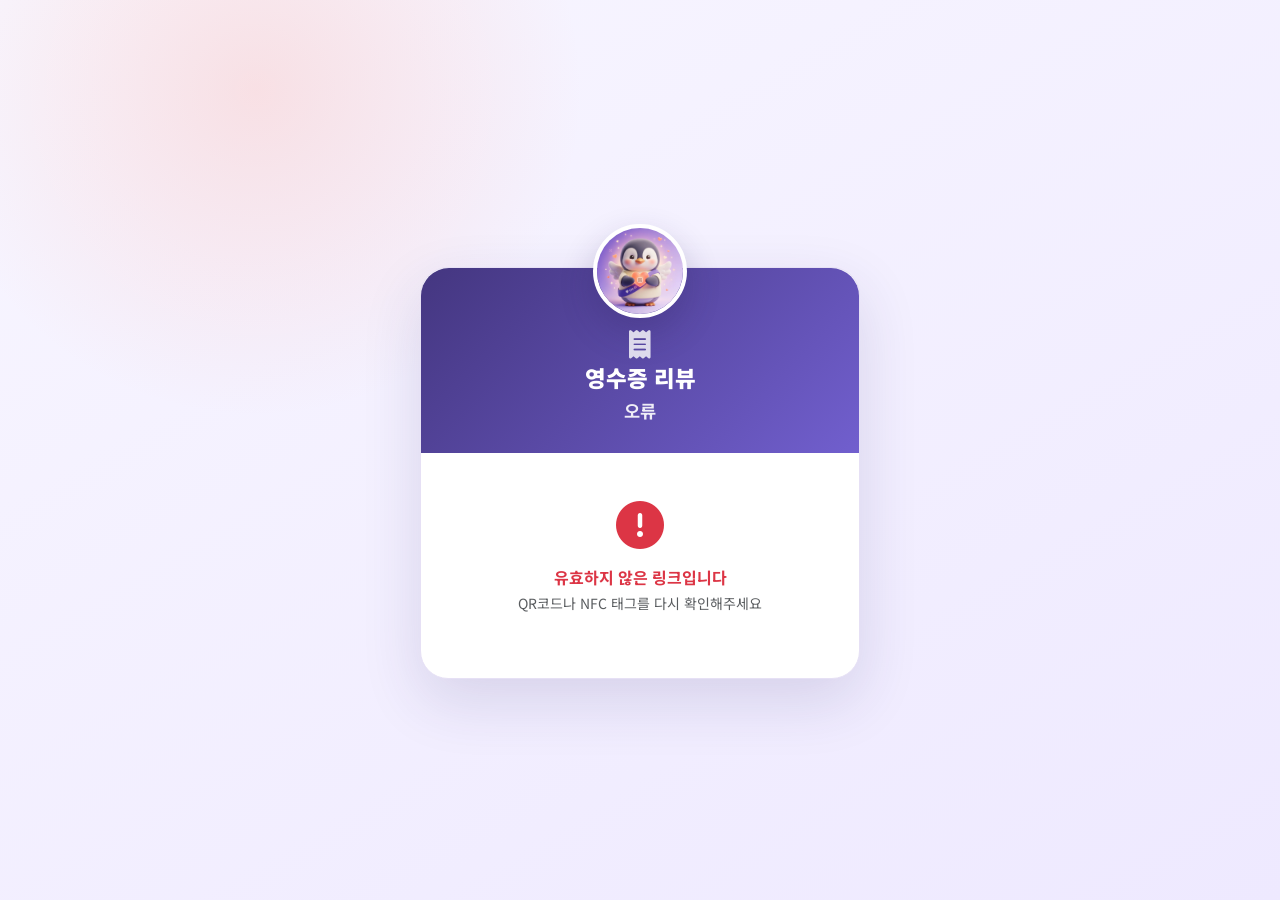
<file: static/review.html>
<!DOCTYPE html>
<html lang="ko">
<head>
    <meta charset="UTF-8">
    <meta name="viewport" content="width=device-width, initial-scale=1.0, maximum-scale=1.0, user-scalable=no">
    <title>ADPAY - 영수증 리뷰</title>
    <link rel="icon" type="image/svg+xml" href="/static/favicon.svg?v=4">
    <link rel="icon" type="image/png" sizes="192x192" href="/static/favicon-192.png?v=4">
    <link rel="icon" type="image/png" sizes="32x32" href="/static/favicon-32.png?v=4">
    <link rel="icon" type="image/x-icon" href="/static/favicon.ico?v=4">
    <link rel="apple-touch-icon" href="/static/apple-touch-icon.png?v=4">
    <link href="https://cdn.jsdelivr.net/npm/bootstrap@5.3.2/dist/css/bootstrap.min.css" rel="stylesheet">
    <link href="https://cdn.jsdelivr.net/npm/@fortawesome/fontawesome-free@6.4.0/css/all.min.css" rel="stylesheet">
    <link href="https://fonts.googleapis.com/css2?family=Noto+Sans+KR:wght@300;400;500;700;900&display=swap" rel="stylesheet">
    <style>
        * { font-family: 'Noto Sans KR', sans-serif; box-sizing: border-box; }
        body { 
            background: linear-gradient(135deg, #667eea 0%, #764ba2 100%); 
            min-height: 100vh; margin: 0;
        }
        .review-container { 
            min-height: 100vh; display: flex; align-items: center; justify-content: center; padding: 1rem; 
        }
        .review-card { 
            background: #fff; border-radius: 1.5rem; box-shadow: 0 25px 60px rgba(0,0,0,.25); 
            overflow: hidden; max-width: 440px; width: 100%; 
        }
        .review-header { 
            background: linear-gradient(135deg, #1b3a5c, #0ea5e9); 
            padding: 1.8rem 1.5rem; text-align: center; color: #fff; position: relative;
        }
        .review-header h1 { font-size: 1.4rem; font-weight: 900; margin: 0; }
        .review-header .merchant-name { font-size: 1.1rem; font-weight: 700; margin-top: .4rem; opacity: .9; }
        .review-header .category-badge {
            display: inline-block; background: rgba(255,255,255,.2); padding: 2px 10px;
            border-radius: 20px; font-size: .75rem; margin-top: .4rem;
        }
        .review-body { padding: 1.5rem; }

        /* Step Indicator */
        .step-bar { display: flex; align-items: center; margin-bottom: 1.5rem; padding: 0 .5rem; }
        .step-item { 
            flex: 1; text-align: center; position: relative; 
        }
        .step-num { 
            width: 32px; height: 32px; border-radius: 50%; display: inline-flex; 
            align-items: center; justify-content: center; font-weight: 700; font-size: .85rem;
            background: #e5e7eb; color: #9ca3af; transition: all .3s; margin: 0 auto;
        }
        .step-item.active .step-num { background: #0ea5e9; color: #fff; }
        .step-item.done .step-num { background: #22c55e; color: #fff; }
        .step-label { font-size: .7rem; color: #9ca3af; margin-top: 4px; display: block; }
        .step-item.active .step-label { color: #0ea5e9; font-weight: 600; }
        .step-item.done .step-label { color: #22c55e; }
        .step-line { 
            position: absolute; top: 16px; left: 50%; width: 100%; height: 2px; background: #e5e7eb; z-index: 0;
        }
        .step-item.done .step-line { background: #22c55e; }

        /* Flow Guide */
        .flow-guide { background: #f8fafc; border-radius: 12px; padding: 1rem; margin-bottom: 1.2rem; }
        .flow-step { 
            display: flex; align-items: flex-start; gap: 10px; padding: 6px 0;
        }
        .flow-step .flow-icon { 
            width: 28px; height: 28px; border-radius: 50%; display: flex; 
            align-items: center; justify-content: center; font-size: .75rem; flex-shrink: 0;
        }
        .flow-step .flow-text { font-size: .85rem; line-height: 1.4; }

        /* Action Buttons */
        .action-btn { 
            border-radius: 1rem; padding: .9rem; font-weight: 700; font-size: .95rem; 
            transition: all .3s; border-width: 2px; position: relative; overflow: hidden;
        }
        .action-btn:hover { transform: translateY(-2px); box-shadow: 0 4px 15px rgba(0,0,0,.15); }
        .action-btn .btn-icon { font-size: 1.4rem; display: block; margin-bottom: .3rem; }

        /* Camera / Image Preview */
        .receipt-preview-area {
            width: 100%; border-radius: 12px; overflow: hidden; position: relative;
            background: #f1f5f9; aspect-ratio: 3/4; display: flex; align-items: center; justify-content: center;
        }
        .receipt-preview-area video, .receipt-preview-area img {
            width: 100%; height: 100%; object-fit: cover;
        }
        .capture-controls { 
            display: flex; justify-content: center; gap: 16px; align-items: center; padding: .8rem 0;
        }
        .capture-btn-main {
            width: 64px; height: 64px; border-radius: 50%; border: 4px solid #0ea5e9;
            background: #fff; color: #0ea5e9; font-size: 1.5rem; cursor: pointer;
            transition: all .2s; display: flex; align-items: center; justify-content: center;
        }
        .capture-btn-main:hover { background: #0ea5e9; color: #fff; transform: scale(1.08); }
        .capture-btn-sub {
            width: 44px; height: 44px; border-radius: 50%; border: 2px solid #cbd5e1;
            background: #fff; color: #64748b; font-size: 1rem; cursor: pointer;
            transition: all .2s; display: flex; align-items: center; justify-content: center;
        }
        .capture-btn-sub:hover { border-color: #0ea5e9; color: #0ea5e9; }

        /* Review Form */
        .review-textarea { 
            border-radius: 12px; border: 2px solid #e5e7eb; resize: none; 
            transition: border-color .2s; font-size: .95rem;
        }
        .review-textarea:focus { border-color: #0ea5e9; box-shadow: 0 0 0 3px rgba(14,165,233,.1); }

        /* Success */
        .success-animation { animation: successPulse 0.5s ease; }
        @keyframes successPulse {
            0% { transform: scale(0.8); opacity: 0; }
            50% { transform: scale(1.05); }
            100% { transform: scale(1); opacity: 1; }
        }
        .confetti-icon { font-size: 2rem; animation: confettiBounce 1s ease infinite alternate; }
        @keyframes confettiBounce { 0%{transform:translateY(0)} 100%{transform:translateY(-6px)} }
        .place-btn {
            background: linear-gradient(135deg, #22c55e, #16a34a); color: #fff; border: none;
            border-radius: 1rem; padding: 1rem 2rem; font-size: 1.05rem; font-weight: 700;
            width: 100%; transition: all .3s; display: block; text-align: center; text-decoration: none;
        }
        .place-btn:hover { background: linear-gradient(135deg, #16a34a, #15803d); color: #fff; transform: translateY(-2px); }

        /* Thumbnail of captured receipt */
        .receipt-thumb { 
            width: 64px; height: 64px; border-radius: 8px; object-fit: cover; border: 2px solid #e5e7eb;
        }
        .fade-in { animation: fadeIn .3s ease; }
        @keyframes fadeIn { from{opacity:0;transform:translateY(10px)} to{opacity:1;transform:translateY(0)} }
        .adpay-loading-logo {
            display: inline-flex; flex-direction: column; align-items: center; line-height: 1;
            animation: adpayHeartbeat 1.35s ease-in-out infinite;
            filter: drop-shadow(0 8px 16px rgba(15,76,129,.12));
        }
        .adpay-loading-logo strong { color:#163454; font-size:1.15rem; font-weight:900; letter-spacing:-.055em; }
        .adpay-loading-logo strong span { color:#20aeef; }
        .adpay-loading-logo small { margin-top:6px; color:#74869a; font-size:.52rem; font-weight:700; }
        @keyframes adpayHeartbeat {
            0%,100% { transform:scale(.96); opacity:.78; }
            18% { transform:scale(1.055); opacity:1; }
            34% { transform:scale(.985); opacity:.9; }
            48% { transform:scale(1.025); opacity:1; }
            72% { transform:scale(.96); opacity:.78; }
        }
        @media (prefers-reduced-motion: reduce) { .adpay-loading-logo { animation:none; } }
    </style>
    <link href="/static/css/ongi-theme.css?v=5" rel="stylesheet">
</head>
<body>

<div class="review-container">
    <div class="review-card">
        <!-- Header -->
        <div class="review-header">
            <img class="review-mascot" src="/static/img/ongi/ongi-care.webp" alt="ADPAY 캐릭터" width="840" height="840">
            <div class="mb-1"><i class="fas fa-receipt" style="font-size:1.8rem;opacity:.8;"></i></div>
            <h1>영수증 리뷰</h1>
            <div class="merchant-name" id="merchantName">로딩 중...</div>
            <div class="category-badge" id="categoryBadge" style="display:none;"></div>
        </div>

        <div class="review-body">
            <!-- Loading -->
            <div id="loadingView" class="text-center py-4">
                <div class="adpay-loading-logo mb-3">
                    <img class="adpay-brand-symbol" src="/static/img/brand/adpay-penguin-ad-symbol.png?v=1" alt="" width="360" height="360">
                    <span class="adpay-loading-copy"><strong><span>AD</span>PAY</strong><small>결제와 마케팅을 하나로</small></span>
                </div>
                <p class="text-muted">매장 정보를 불러오는 중...</p>
            </div>

            <!-- Error -->
            <div id="errorView" style="display:none;" class="text-center py-4">
                <i class="fas fa-exclamation-circle text-danger fa-3x mb-3"></i>
                <p class="text-danger fw-bold mb-1">유효하지 않은 링크입니다</p>
                <p class="text-muted small">QR코드나 NFC 태그를 다시 확인해주세요</p>
            </div>

            <!-- ═══ STEP 1: Welcome & Flow Guide ═══ -->
            <div id="step1" style="display:none;" class="fade-in">
                <div class="step-bar">
                    <div class="step-item active">
                        <div class="step-num">1</div>
                        <span class="step-label">시작</span>
                    </div>
                    <div class="step-item">
                        <div class="step-num">2</div>
                        <span class="step-label">영수증</span>
                    </div>
                    <div class="step-item">
                        <div class="step-num">3</div>
                        <span class="step-label">리뷰</span>
                    </div>
                    <div class="step-item">
                        <div class="step-num">4</div>
                        <span class="step-label">완료</span>
                    </div>
                </div>

                <div class="text-center mb-3">
                    <p class="text-muted mb-0" id="welcomeMessage">방문해주셔서 감사합니다!</p>
                </div>

                <!-- 리뷰 플로우 안내 -->
                <div class="flow-guide">
                    <div class="small fw-bold text-secondary mb-2"><i class="fas fa-route me-1"></i>리뷰 참여 방법</div>
                    <div class="flow-step">
                        <div class="flow-icon bg-primary bg-opacity-10 text-primary"><i class="fas fa-camera"></i></div>
                        <div class="flow-text"><strong>영수증 촬영/불러오기</strong><br><span class="text-muted">카메라로 촬영하거나 갤러리에서 선택</span></div>
                    </div>
                    <div class="flow-step">
                        <div class="flow-icon bg-info bg-opacity-10 text-info"><i class="fas fa-edit"></i></div>
                        <div class="flow-text"><strong>한줄 리뷰 작성</strong><br><span class="text-muted">방문 경험을 간단히 남겨주세요</span></div>
                    </div>
                    <div class="flow-step">
                        <div class="flow-icon bg-success bg-opacity-10 text-success"><i class="fas fa-map-marker-alt"></i></div>
                        <div class="flow-text"><strong>플레이스 리뷰 남기기</strong><br><span class="text-muted">매장 플레이스에서 리뷰 작성</span></div>
                    </div>
                </div>

                <div class="d-grid gap-2">
                    <button class="action-btn btn btn-primary" onclick="goToStep2()">
                        <i class="fas fa-arrow-right me-2"></i>영수증 리뷰 시작하기
                    </button>
                </div>

                <div class="text-center mt-3">
                    <small class="text-muted">
                        <i class="fas fa-shield-alt me-1"></i>개인정보는 안전하게 보호됩니다
                    </small>
                </div>
            </div>

            <!-- ═══ STEP 2: Receipt Capture ═══ -->
            <div id="step2" style="display:none;" class="fade-in">
                <div class="step-bar">
                    <div class="step-item done"><div class="step-num"><i class="fas fa-check"></i></div><span class="step-label">시작</span></div>
                    <div class="step-item active"><div class="step-num">2</div><span class="step-label">영수증</span></div>
                    <div class="step-item"><div class="step-num">3</div><span class="step-label">리뷰</span></div>
                    <div class="step-item"><div class="step-num">4</div><span class="step-label">완료</span></div>
                </div>

                <h6 class="text-center fw-bold mb-3">
                    <i class="fas fa-camera text-primary me-1"></i>영수증을 촬영하거나 불러오세요
                </h6>

                <!-- 촬영/불러오기 선택 (초기 상태) -->
                <div id="captureChoiceView">
                    <div class="receipt-preview-area mb-3" id="cameraPreviewArea">
                        <video id="cameraVideo" autoplay playsinline style="display:none;"></video>
                        <div id="cameraPlaceholder" class="text-center p-3">
                            <i class="fas fa-camera fa-3x text-muted mb-2 d-block opacity-50"></i>
                            <p class="text-muted small mb-0">아래 버튼으로 촬영하거나<br>갤러리에서 불러오세요</p>
                        </div>
                    </div>

                    <div class="capture-controls">
                        <label class="capture-btn-sub" title="갤러리에서 선택">
                            <i class="fas fa-images"></i>
                            <input type="file" accept="image/*" onchange="handleFileSelect(event)" style="display:none;">
                        </label>
                        <button class="capture-btn-main" id="startCameraBtn" onclick="startCameraCapture()" title="카메라 촬영">
                            <i class="fas fa-camera"></i>
                        </button>
                        <button class="capture-btn-sub" id="captureBtn" onclick="capturePhoto()" title="촬영" style="display:none;">
                            <i class="fas fa-circle" style="color:#ef4444;"></i>
                        </button>
                    </div>
                </div>

                <!-- 촬영/선택 완료 후 미리보기 -->
                <div id="capturedPreview" style="display:none;" class="fade-in">
                    <div class="receipt-preview-area mb-3">
                        <img id="capturedImage" alt="영수증 이미지">
                    </div>
                    <div class="d-flex gap-2">
                        <button class="btn btn-outline-secondary flex-grow-1 rounded-3" onclick="retakePhoto()">
                            <i class="fas fa-redo me-1"></i>다시 선택
                        </button>
                        <button class="btn btn-primary flex-grow-1 rounded-3" onclick="goToStep3WithReceipt()">
                            <i class="fas fa-arrow-right me-1"></i>다음 단계
                        </button>
                    </div>
                </div>

                <div class="text-center mt-3">
                    <a href="#" class="text-muted small" onclick="goToStep3WithoutReceipt(); return false;">
                        <i class="fas fa-forward me-1"></i>영수증 없이 바로 리뷰 남기기
                    </a>
                </div>
            </div>

            <!-- ═══ STEP 3: Review Form ═══ -->
            <div id="step3" style="display:none;" class="fade-in">
                <div class="step-bar">
                    <div class="step-item done"><div class="step-num"><i class="fas fa-check"></i></div><span class="step-label">시작</span></div>
                    <div class="step-item done"><div class="step-num"><i class="fas fa-check"></i></div><span class="step-label">영수증</span></div>
                    <div class="step-item active"><div class="step-num">3</div><span class="step-label">리뷰</span></div>
                    <div class="step-item"><div class="step-num">4</div><span class="step-label">완료</span></div>
                </div>

                <h6 class="text-center fw-bold mb-3">
                    <i class="fas fa-edit text-info me-1"></i>리뷰를 남겨주세요
                </h6>

                <!-- 첨부 영수증 미리보기 -->
                <div id="attachedReceipt" style="display:none;" class="d-flex align-items-center gap-2 bg-light rounded-3 p-2 mb-3">
                    <img id="receiptThumb" class="receipt-thumb" alt="영수증">
                    <div class="flex-grow-1">
                        <div class="small fw-bold">영수증 확인됨</div>
                        <div class="small text-muted">이미지 업로드는 준비 중입니다</div>
                    </div>
                    <i class="fas fa-check-circle text-success"></i>
                </div>

                <div class="mb-3">
                    <label class="form-label fw-bold small">이름 <span class="text-muted fw-normal">(선택)</span></label>
                    <input class="form-control rounded-3" id="reviewName" placeholder="닉네임 또는 이름">
                </div>

                <div class="mb-3">
                    <label class="form-label fw-bold small">한줄 리뷰 <span class="text-muted fw-normal">(선택)</span></label>
                    <textarea class="form-control review-textarea" id="reviewMemo" rows="3" 
                              placeholder="방문 경험을 자유롭게 작성해주세요&#10;예) 분위기가 좋고 서비스가 친절했어요!"></textarea>
                </div>

                <div class="mb-3">
                    <label class="form-label fw-bold small">연락처 <span class="text-muted fw-normal">(선택)</span></label>
                    <input class="form-control rounded-3" id="reviewPhone" placeholder="010-0000-0000" type="tel">
                </div>

                <div class="d-grid">
                    <button class="btn btn-primary rounded-3 py-2 fw-bold" onclick="submitReview()" id="submitBtn">
                        <i class="fas fa-paper-plane me-1"></i>리뷰 제출하기
                    </button>
                </div>

                <div class="text-center mt-2">
                    <a href="#" class="text-muted small" onclick="goBack2(); return false;">
                        <i class="fas fa-arrow-left me-1"></i>이전 단계로
                    </a>
                </div>
            </div>

            <!-- ═══ STEP 4: Success ═══ -->
            <div id="step4" style="display:none;" class="fade-in">
                <div class="step-bar">
                    <div class="step-item done"><div class="step-num"><i class="fas fa-check"></i></div><span class="step-label">시작</span></div>
                    <div class="step-item done"><div class="step-num"><i class="fas fa-check"></i></div><span class="step-label">영수증</span></div>
                    <div class="step-item done"><div class="step-num"><i class="fas fa-check"></i></div><span class="step-label">리뷰</span></div>
                    <div class="step-item active"><div class="step-num"><i class="fas fa-check"></i></div><span class="step-label">완료</span></div>
                </div>

                <div class="text-center success-animation">
                    <div class="mb-2 confetti-icon">🎉</div>
                    <div class="d-inline-flex align-items-center justify-content-center bg-success bg-opacity-10 rounded-circle mb-3" 
                         style="width:70px;height:70px;">
                        <i class="fas fa-check-circle text-success" style="font-size:2.5rem;"></i>
                    </div>
                    <h5 class="fw-bold text-success mb-1">리뷰가 제출되었습니다!</h5>
                    <p class="text-muted mb-3 small" id="successMessage">소중한 후기 감사합니다.</p>
                </div>

                <div id="placeUrlSection" style="display:none;" class="mb-3">
                    <div class="alert alert-light border text-center mb-3 rounded-3 py-2">
                        <i class="fas fa-star text-warning me-1"></i>
                        <strong class="small">마지막 한 단계!</strong>
                        <p class="small text-muted mb-0 mt-1">아래 버튼을 눌러 플레이스 리뷰도 남겨주시면<br>매장에 큰 도움이 됩니다</p>
                    </div>
                    <a href="#" id="placeUrlBtn" class="place-btn" target="_blank">
                        <i class="fas fa-map-marker-alt me-2"></i>플레이스에서 리뷰 남기기
                    </a>
                </div>

                <div class="text-center mt-3">
                    <small class="text-muted">
                        <i class="fas fa-heart text-danger me-1"></i>
                        <span id="merchantNameFooter">매장</span>을 이용해 주셔서 감사합니다
                    </small>
                </div>
            </div>
        </div>
    </div>
</div>

<canvas id="captureCanvas" style="display:none;"></canvas>

<script src="https://cdn.jsdelivr.net/npm/bootstrap@5.3.2/dist/js/bootstrap.bundle.min.js"></script>
<script>
    let reviewToken = null;
    let storeData = null;
    let cameraStream = null;
    let capturedDataUrl = null;
    let cameraActive = false;

    // Get token from URL
    const params = new URLSearchParams(window.location.search);
    reviewToken = params.get('t');

    if (!reviewToken) {
        showError();
    } else {
        loadStoreInfo();
    }

    async function loadStoreInfo() {
        try {
            const res = await fetch(`/api/public/review/${reviewToken}`);
            if (!res.ok) throw new Error('Invalid token');
            storeData = await res.json();

            document.getElementById('merchantName').textContent = storeData.merchant_name;
            document.getElementById('merchantNameFooter').textContent = storeData.merchant_name;
            if (storeData.display_category) {
                const badge = document.getElementById('categoryBadge');
                badge.textContent = storeData.display_category;
                badge.style.display = 'inline-block';
            }
            if (storeData.welcome_message) {
                document.getElementById('welcomeMessage').textContent = storeData.welcome_message;
            }

            document.getElementById('loadingView').style.display = 'none';
            document.getElementById('step1').style.display = '';
        } catch (e) {
            showError();
        }
    }

    function showError() {
        document.getElementById('loadingView').style.display = 'none';
        document.getElementById('errorView').style.display = '';
        document.getElementById('merchantName').textContent = '오류';
    }

    // ─── Step Navigation ─────────────────────────────────────

    function goToStep2() {
        document.getElementById('step1').style.display = 'none';
        document.getElementById('step2').style.display = '';
    }

    function goToStep3WithReceipt() {
        stopCamera();
        document.getElementById('step2').style.display = 'none';
        document.getElementById('step3').style.display = '';
        // 영수증 썸네일 표시
        if (capturedDataUrl) {
            document.getElementById('receiptThumb').src = capturedDataUrl;
            document.getElementById('attachedReceipt').style.display = 'flex';
        }
    }

    function goToStep3WithoutReceipt() {
        stopCamera();
        capturedDataUrl = null;
        document.getElementById('step2').style.display = 'none';
        document.getElementById('step3').style.display = '';
        document.getElementById('attachedReceipt').style.display = 'none';
    }

    function goBack2() {
        document.getElementById('step3').style.display = 'none';
        document.getElementById('step2').style.display = '';
    }

    // ─── Camera ──────────────────────────────────────────────

    async function startCameraCapture() {
        try {
            cameraStream = await navigator.mediaDevices.getUserMedia({
                video: { facingMode: 'environment', width: { ideal: 1280 }, height: { ideal: 1920 } }
            });
            cameraActive = true;
            const video = document.getElementById('cameraVideo');
            video.srcObject = cameraStream;
            video.style.display = '';
            document.getElementById('cameraPlaceholder').style.display = 'none';
            document.getElementById('startCameraBtn').style.display = 'none';
            document.getElementById('captureBtn').style.display = 'flex';
        } catch (e) {
            // Camera not available - show file picker directly
            const fileInput = document.createElement('input');
            fileInput.type = 'file';
            fileInput.accept = 'image/*';
            fileInput.capture = 'environment';
            fileInput.onchange = handleFileSelect;
            fileInput.click();
        }
    }

    function handleFileSelect(event) {
        const file = event.target.files[0];
        if (!file) return;
        const reader = new FileReader();
        reader.onload = function(e) {
            capturedDataUrl = e.target.result;
            showCapturedPreview();
        };
        reader.readAsDataURL(file);
    }

    function capturePhoto() {
        const video = document.getElementById('cameraVideo');
        const canvas = document.getElementById('captureCanvas');
        canvas.width = video.videoWidth;
        canvas.height = video.videoHeight;
        canvas.getContext('2d').drawImage(video, 0, 0);
        capturedDataUrl = canvas.toDataURL('image/jpeg', 0.85);
        stopCamera();
        showCapturedPreview();
    }

    function showCapturedPreview() {
        document.getElementById('captureChoiceView').style.display = 'none';
        document.getElementById('capturedImage').src = capturedDataUrl;
        document.getElementById('capturedPreview').style.display = '';
    }

    function retakePhoto() {
        capturedDataUrl = null;
        document.getElementById('capturedPreview').style.display = 'none';
        document.getElementById('captureChoiceView').style.display = '';
        document.getElementById('cameraPlaceholder').style.display = '';
        document.getElementById('cameraVideo').style.display = 'none';
        document.getElementById('startCameraBtn').style.display = 'flex';
        document.getElementById('captureBtn').style.display = 'none';
    }

    function stopCamera() {
        if (cameraStream) {
            cameraStream.getTracks().forEach(t => t.stop());
            cameraStream = null;
            cameraActive = false;
        }
    }

    // ─── Submit ──────────────────────────────────────────────

    async function submitReview() {
        const btn = document.getElementById('submitBtn');
        btn.disabled = true;
        btn.innerHTML = '<span class="spinner-border spinner-border-sm me-1"></span>제출 중...';

        try {
            const formData = new FormData();
            const name = document.getElementById('reviewName').value.trim();
            const phone = document.getElementById('reviewPhone').value.trim();
            const memo = document.getElementById('reviewMemo').value.trim();

            if (name) formData.append('customer_name', name);
            if (phone) formData.append('customer_phone', phone);
            // 이미지 업로드는 준비 중입니다.
            // (기존: data URL 을 500자로 잘라 전송 → 깨진 데이터가 저장되는 버그라 전송을 비활성화함)
            if (memo) formData.append('memo', memo);

            const res = await fetch(`/api/public/review/${reviewToken}/submit`, {
                method: 'POST',
                body: formData,
            });
            const data = await res.json();
            if (!res.ok) throw new Error(data.detail || '제출 실패');

            showSuccess(data.place_url);
        } catch (e) {
            btn.disabled = false;
            btn.innerHTML = '<i class="fas fa-paper-plane me-1"></i>리뷰 제출하기';
            alert('제출 실패: ' + e.message);
        }
    }

    function showSuccess(placeUrl) {
        document.getElementById('step1').style.display = 'none';
        document.getElementById('step2').style.display = 'none';
        document.getElementById('step3').style.display = 'none';
        document.getElementById('step4').style.display = '';

        // XSS 방지: http/https 스킴만 허용 (javascript: 등 차단)
        if (placeUrl && !/^https?:\/\//i.test(String(placeUrl).trim())) {
            placeUrl = null;
        }
        if (placeUrl) {
            document.getElementById('placeUrlSection').style.display = '';
            document.getElementById('placeUrlBtn').href = placeUrl;
            document.getElementById('successMessage').textContent =
                '영수증 리뷰가 제출되었습니다! 아래에서 플레이스 리뷰도 남겨주세요.';
        } else {
            document.getElementById('successMessage').textContent =
                '소중한 리뷰 감사합니다!';
        }
    }
</script>
</body>
</html>
</file>
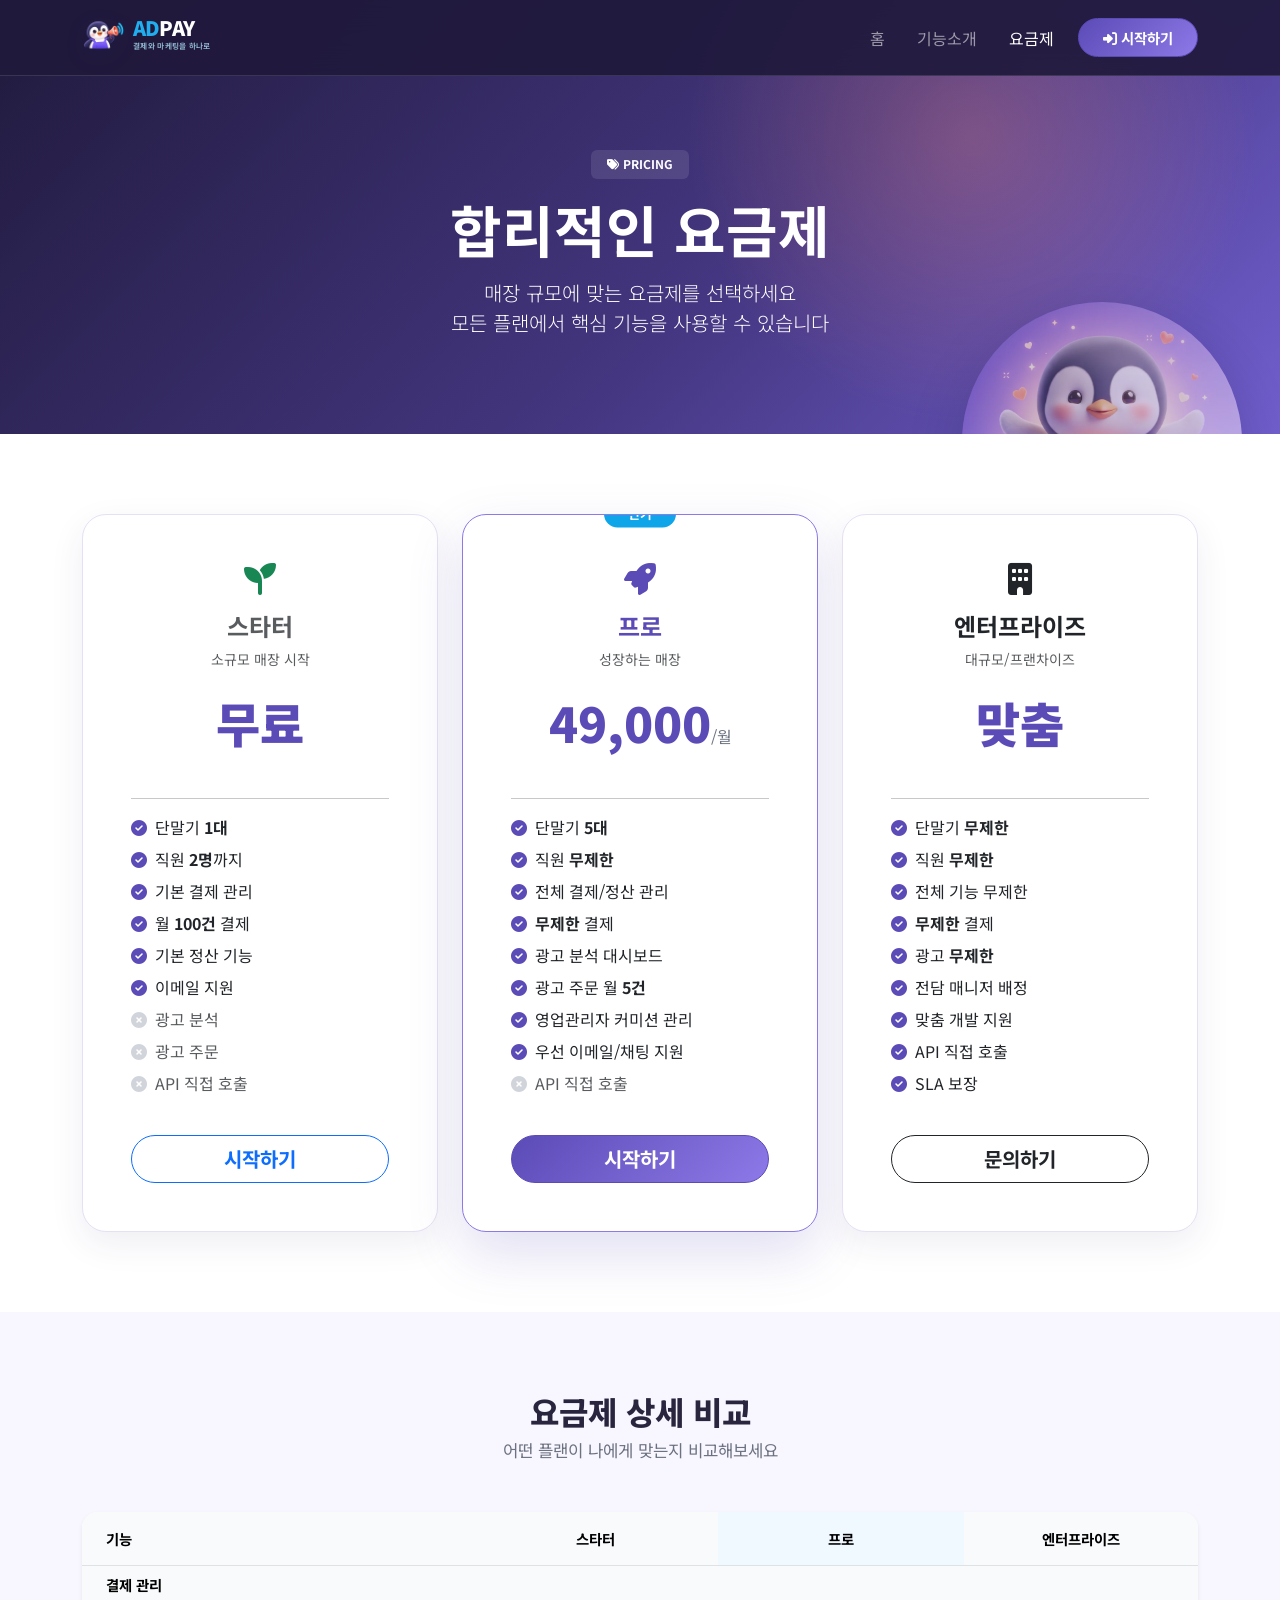
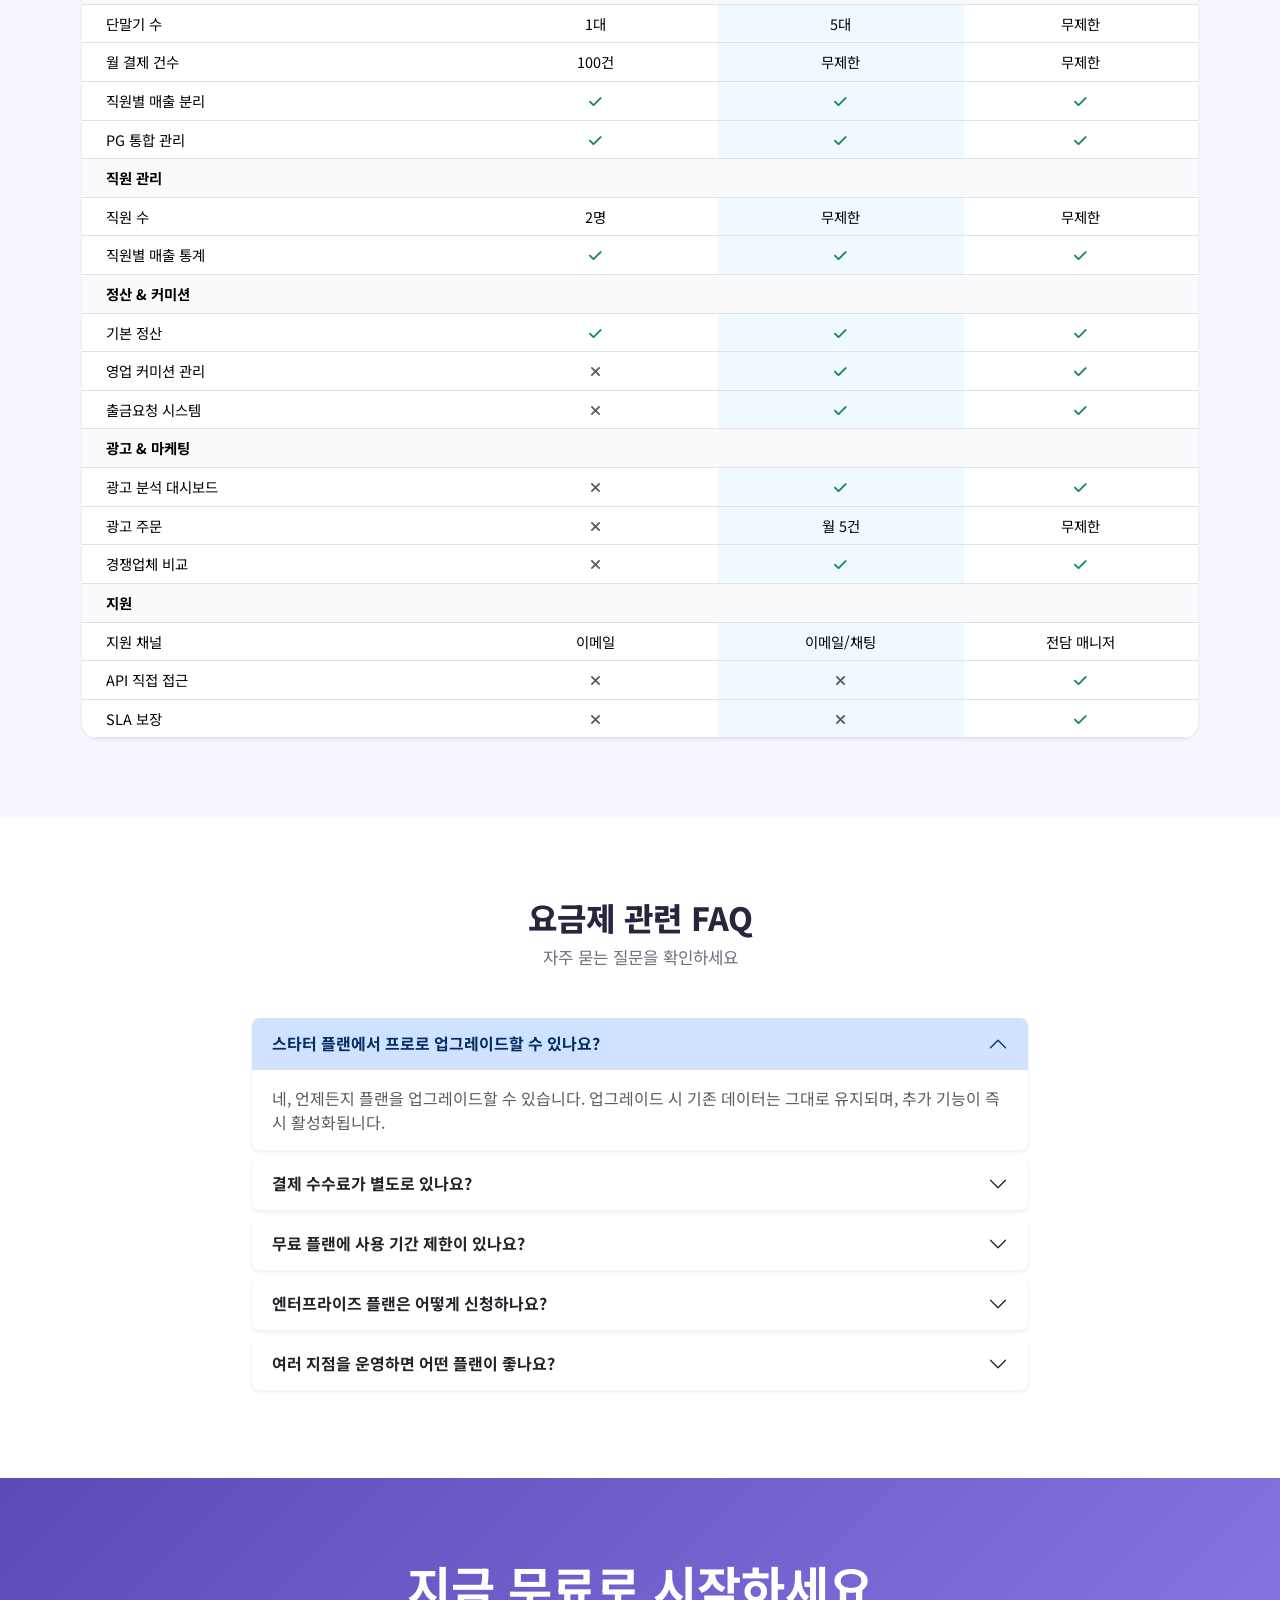
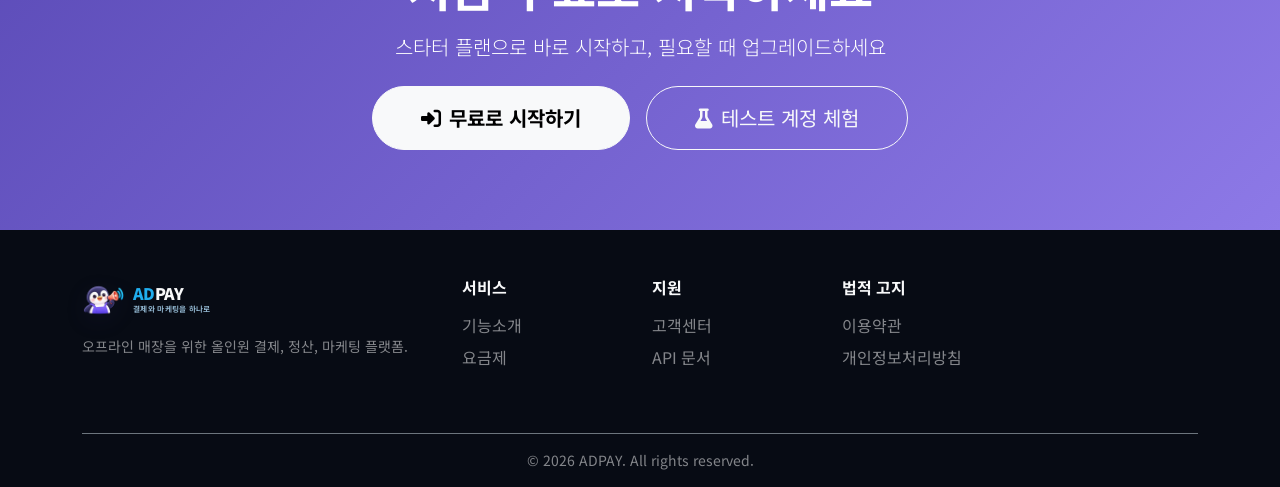
<file: static/landing/pricing.html>
<!DOCTYPE html>
<html lang="ko">
<head>
    <meta charset="UTF-8">
    <meta name="viewport" content="width=device-width, initial-scale=1.0">
    <title>ADPAY - 요금제</title>
    <link rel="icon" type="image/svg+xml" href="/static/favicon.svg?v=4">
    <link rel="icon" type="image/png" sizes="192x192" href="/static/favicon-192.png?v=4">
    <link rel="icon" type="image/png" sizes="32x32" href="/static/favicon-32.png?v=4">
    <link rel="icon" type="image/x-icon" href="/static/favicon.ico?v=4">
    <link rel="apple-touch-icon" href="/static/apple-touch-icon.png?v=4">
    <link href="https://cdn.jsdelivr.net/npm/bootstrap@5.3.2/dist/css/bootstrap.min.css" rel="stylesheet">
    <link href="https://cdn.jsdelivr.net/npm/@fortawesome/fontawesome-free@6.4.0/css/all.min.css" rel="stylesheet">
    <link href="https://fonts.googleapis.com/css2?family=Noto+Sans+KR:wght@300;400;500;700;900&display=swap" rel="stylesheet">
    <style>
        :root { --primary: #1b3a5c; --accent: #0ea5e9; --dark: #0d1b2a; }
        * { font-family: 'Noto Sans KR', sans-serif; }
        .navbar-adpay { background: rgba(13,27,42,0.92) !important; backdrop-filter: blur(12px); }
        .navbar-adpay.scrolled { background: rgba(13,27,42,0.98) !important; box-shadow: 0 2px 20px rgba(0,0,0,.3); }
        .hero-pricing { background: linear-gradient(135deg, #0d1b2a 0%, #1b3a5c 60%, #0ea5e9 100%); padding: 8rem 0 5rem; }
        .section-pad { padding: 5rem 0; }
        .section-title { font-size: 2rem; font-weight: 800; }
        .section-sub { color: #6b7280; font-size: 1.05rem; }
        .pricing-card { border: none; border-radius: 1.2rem; overflow: hidden; transition: transform .3s, box-shadow .3s; }
        .pricing-card:hover { transform: translateY(-8px); box-shadow: 0 20px 50px rgba(0,0,0,.12); }
        .pricing-card.popular { border: 3px solid var(--accent); position: relative; }
        .pricing-card.popular::before { content: '인기'; position: absolute; top: -1px; left: 50%; transform: translateX(-50%) translateY(-50%); background: var(--accent); color: #fff; padding: 4px 24px; border-radius: 50px; font-size: 0.8rem; font-weight: 700; }
        .pricing-price { font-size: 3rem; font-weight: 900; color: var(--primary); }
        .pricing-period { font-size: 1rem; font-weight: 400; color: #6b7280; }
        .feature-check { color: #22c55e; }
        .feature-cross { color: #d1d5db; }
        .compare-table th { background: #f8fafc; font-weight: 700; font-size: 0.9rem; }
        .compare-table td { vertical-align: middle; font-size: 0.9rem; }
        .cta-gradient { background: linear-gradient(135deg, #0d1b2a 0%, #1b3a5c 50%, #0ea5e9 100%); }
        .footer-dark { background: #070b14; }
        .footer-link { color: rgba(255,255,255,.5); text-decoration: none; transition: color .2s; }
        .footer-link:hover { color: #0ea5e9; }
        .adpay-inline-brand{display:inline-flex;align-items:center;gap:9px;color:inherit}
        .adpay-inline-brand img{width:34px;height:34px;border-radius:10px}
        .adpay-inline-copy{display:flex;flex-direction:column;line-height:1}
        .adpay-inline-copy strong{font-weight:900;letter-spacing:-.04em}
        .adpay-inline-copy strong b{color:#20aeef}
        .adpay-inline-copy small{margin-top:4px;color:#8eb2cb;font-size:.48rem;font-weight:700;letter-spacing:.04em}
        .fade-up { opacity: 0; transform: translateY(30px); transition: all 0.6s ease; }
        .fade-up.visible { opacity: 1; transform: translateY(0); }
    </style>
    <link href="/static/css/ongi-theme.css?v=5" rel="stylesheet">
</head>
<body class="ongi-subpage">

<!-- Navbar -->
<nav class="navbar navbar-expand-lg navbar-dark fixed-top navbar-adpay" id="mainNav">
    <div class="container">
        <a class="navbar-brand fw-bold" href="/static/landing/index.html"><span class="adpay-inline-brand"><img class="adpay-brand-symbol" src="/static/img/brand/adpay-penguin-ad-symbol.png?v=1" alt="" width="360" height="360"><span class="adpay-inline-copy"><strong><b>AD</b>PAY</strong><small>결제와 마케팅을 하나로</small></span></span></a>
        <button class="navbar-toggler border-0" type="button" data-bs-toggle="collapse" data-bs-target="#navbarNav"><span class="navbar-toggler-icon"></span></button>
        <div class="collapse navbar-collapse" id="navbarNav">
            <ul class="navbar-nav ms-auto align-items-center">
                <li class="nav-item"><a class="nav-link px-3" href="/static/landing/index.html">홈</a></li>
                <li class="nav-item"><a class="nav-link px-3" href="/static/landing/features.html">기능소개</a></li>
                <li class="nav-item"><a class="nav-link active px-3" href="/static/landing/pricing.html">요금제</a></li>
                <li class="nav-item ms-2"><a class="btn btn-primary px-4 py-2 fw-bold" href="/static/login.html" style="border-radius:50px;font-size:.9rem;"><i class="fas fa-sign-in-alt me-1"></i>시작하기</a></li>
            </ul>
        </div>
    </div>
</nav>

<!-- Hero -->
<section class="hero-pricing text-white text-center">
    <img class="subpage-mascot" src="/static/img/ongi/ongi-care.webp" alt="ADPAY 캐릭터" width="840" height="840">
    <div class="container">
        <span class="badge bg-white bg-opacity-10 px-3 py-2 mb-3"><i class="fas fa-tags me-1"></i>PRICING</span>
        <h1 class="display-4 fw-bold mb-3">합리적인 요금제</h1>
        <p class="lead opacity-80 mx-auto" style="max-width:600px;">매장 규모에 맞는 요금제를 선택하세요<br>모든 플랜에서 핵심 기능을 사용할 수 있습니다</p>
    </div>
</section>

<!-- Pricing Cards -->
<section class="section-pad">
    <div class="container">
        <div class="row g-4 justify-content-center">
            <!-- Starter -->
            <div class="col-lg-4 col-md-6 fade-up">
                <div class="card pricing-card shadow-sm h-100 text-center">
                    <div class="card-body p-5 d-flex flex-column">
                        <div class="mb-3">
                            <i class="fas fa-seedling fa-2x text-success"></i>
                        </div>
                        <h4 class="fw-bold text-muted">스타터</h4>
                        <p class="text-muted small mb-3">소규모 매장 시작</p>
                        <div class="mb-4">
                            <span class="pricing-price">무료</span>
                        </div>
                        <hr>
                        <ul class="list-unstyled text-start flex-grow-1">
                            <li class="mb-2"><i class="fas fa-check-circle feature-check me-2"></i>단말기 <strong>1대</strong></li>
                            <li class="mb-2"><i class="fas fa-check-circle feature-check me-2"></i>직원 <strong>2명</strong>까지</li>
                            <li class="mb-2"><i class="fas fa-check-circle feature-check me-2"></i>기본 결제 관리</li>
                            <li class="mb-2"><i class="fas fa-check-circle feature-check me-2"></i>월 <strong>100건</strong> 결제</li>
                            <li class="mb-2"><i class="fas fa-check-circle feature-check me-2"></i>기본 정산 기능</li>
                            <li class="mb-2"><i class="fas fa-check-circle feature-check me-2"></i>이메일 지원</li>
                            <li class="mb-2 text-muted"><i class="fas fa-times-circle feature-cross me-2"></i>광고 분석</li>
                            <li class="mb-2 text-muted"><i class="fas fa-times-circle feature-cross me-2"></i>광고 주문</li>
                            <li class="mb-2 text-muted"><i class="fas fa-times-circle feature-cross me-2"></i>API 직접 호출</li>
                        </ul>
                        <a href="/static/login.html" class="btn btn-outline-primary btn-lg mt-3 fw-bold" style="border-radius:50px;">시작하기</a>
                    </div>
                </div>
            </div>
            <!-- Pro (Popular) -->
            <div class="col-lg-4 col-md-6 fade-up">
                <div class="card pricing-card popular shadow h-100 text-center">
                    <div class="card-body p-5 d-flex flex-column">
                        <div class="mb-3">
                            <i class="fas fa-rocket fa-2x text-primary"></i>
                        </div>
                        <h4 class="fw-bold text-primary">프로</h4>
                        <p class="text-muted small mb-3">성장하는 매장</p>
                        <div class="mb-4">
                            <span class="pricing-price">49,000</span><span class="pricing-period">/월</span>
                        </div>
                        <hr>
                        <ul class="list-unstyled text-start flex-grow-1">
                            <li class="mb-2"><i class="fas fa-check-circle feature-check me-2"></i>단말기 <strong>5대</strong></li>
                            <li class="mb-2"><i class="fas fa-check-circle feature-check me-2"></i>직원 <strong>무제한</strong></li>
                            <li class="mb-2"><i class="fas fa-check-circle feature-check me-2"></i>전체 결제/정산 관리</li>
                            <li class="mb-2"><i class="fas fa-check-circle feature-check me-2"></i><strong>무제한</strong> 결제</li>
                            <li class="mb-2"><i class="fas fa-check-circle feature-check me-2"></i>광고 분석 대시보드</li>
                            <li class="mb-2"><i class="fas fa-check-circle feature-check me-2"></i>광고 주문 월 <strong>5건</strong></li>
                            <li class="mb-2"><i class="fas fa-check-circle feature-check me-2"></i>영업관리자 커미션 관리</li>
                            <li class="mb-2"><i class="fas fa-check-circle feature-check me-2"></i>우선 이메일/채팅 지원</li>
                            <li class="mb-2 text-muted"><i class="fas fa-times-circle feature-cross me-2"></i>API 직접 호출</li>
                        </ul>
                        <a href="/static/login.html" class="btn btn-primary btn-lg mt-3 fw-bold" style="border-radius:50px;">시작하기</a>
                    </div>
                </div>
            </div>
            <!-- Enterprise -->
            <div class="col-lg-4 col-md-6 fade-up">
                <div class="card pricing-card shadow-sm h-100 text-center">
                    <div class="card-body p-5 d-flex flex-column">
                        <div class="mb-3">
                            <i class="fas fa-building fa-2x text-dark"></i>
                        </div>
                        <h4 class="fw-bold text-dark">엔터프라이즈</h4>
                        <p class="text-muted small mb-3">대규모/프랜차이즈</p>
                        <div class="mb-4">
                            <span class="pricing-price">맞춤</span>
                        </div>
                        <hr>
                        <ul class="list-unstyled text-start flex-grow-1">
                            <li class="mb-2"><i class="fas fa-check-circle feature-check me-2"></i>단말기 <strong>무제한</strong></li>
                            <li class="mb-2"><i class="fas fa-check-circle feature-check me-2"></i>직원 <strong>무제한</strong></li>
                            <li class="mb-2"><i class="fas fa-check-circle feature-check me-2"></i>전체 기능 무제한</li>
                            <li class="mb-2"><i class="fas fa-check-circle feature-check me-2"></i><strong>무제한</strong> 결제</li>
                            <li class="mb-2"><i class="fas fa-check-circle feature-check me-2"></i>광고 <strong>무제한</strong></li>
                            <li class="mb-2"><i class="fas fa-check-circle feature-check me-2"></i>전담 매니저 배정</li>
                            <li class="mb-2"><i class="fas fa-check-circle feature-check me-2"></i>맞춤 개발 지원</li>
                            <li class="mb-2"><i class="fas fa-check-circle feature-check me-2"></i>API 직접 호출</li>
                            <li class="mb-2"><i class="fas fa-check-circle feature-check me-2"></i>SLA 보장</li>
                        </ul>
                        <a href="#" class="btn btn-outline-dark btn-lg mt-3 fw-bold" style="border-radius:50px;">문의하기</a>
                    </div>
                </div>
            </div>
        </div>
    </div>
</section>

<!-- Feature Comparison Table -->
<section class="section-pad bg-light">
    <div class="container">
        <div class="text-center fade-up mb-5">
            <h2 class="section-title">요금제 상세 비교</h2>
            <p class="section-sub">어떤 플랜이 나에게 맞는지 비교해보세요</p>
        </div>
        <div class="card border-0 shadow-sm rounded-4 overflow-hidden fade-up">
            <div class="table-responsive">
                <table class="table compare-table mb-0">
                    <thead>
                        <tr>
                            <th class="py-3 px-4" style="width:35%;">기능</th>
                            <th class="text-center py-3" style="width:22%;">스타터</th>
                            <th class="text-center py-3" style="width:22%; background:#f0f9ff;">프로</th>
                            <th class="text-center py-3" style="width:22%;">엔터프라이즈</th>
                        </tr>
                    </thead>
                    <tbody>
                        <tr><td class="px-4 fw-bold" colspan="4" style="background:#f8fafc;">결제 관리</td></tr>
                        <tr><td class="px-4">단말기 수</td><td class="text-center">1대</td><td class="text-center" style="background:#f0f9ff;">5대</td><td class="text-center">무제한</td></tr>
                        <tr><td class="px-4">월 결제 건수</td><td class="text-center">100건</td><td class="text-center" style="background:#f0f9ff;">무제한</td><td class="text-center">무제한</td></tr>
                        <tr><td class="px-4">직원별 매출 분리</td><td class="text-center"><i class="fas fa-check text-success"></i></td><td class="text-center" style="background:#f0f9ff;"><i class="fas fa-check text-success"></i></td><td class="text-center"><i class="fas fa-check text-success"></i></td></tr>
                        <tr><td class="px-4">PG 통합 관리</td><td class="text-center"><i class="fas fa-check text-success"></i></td><td class="text-center" style="background:#f0f9ff;"><i class="fas fa-check text-success"></i></td><td class="text-center"><i class="fas fa-check text-success"></i></td></tr>

                        <tr><td class="px-4 fw-bold" colspan="4" style="background:#f8fafc;">직원 관리</td></tr>
                        <tr><td class="px-4">직원 수</td><td class="text-center">2명</td><td class="text-center" style="background:#f0f9ff;">무제한</td><td class="text-center">무제한</td></tr>
                        <tr><td class="px-4">직원별 매출 통계</td><td class="text-center"><i class="fas fa-check text-success"></i></td><td class="text-center" style="background:#f0f9ff;"><i class="fas fa-check text-success"></i></td><td class="text-center"><i class="fas fa-check text-success"></i></td></tr>

                        <tr><td class="px-4 fw-bold" colspan="4" style="background:#f8fafc;">정산 & 커미션</td></tr>
                        <tr><td class="px-4">기본 정산</td><td class="text-center"><i class="fas fa-check text-success"></i></td><td class="text-center" style="background:#f0f9ff;"><i class="fas fa-check text-success"></i></td><td class="text-center"><i class="fas fa-check text-success"></i></td></tr>
                        <tr><td class="px-4">영업 커미션 관리</td><td class="text-center"><i class="fas fa-times text-muted"></i></td><td class="text-center" style="background:#f0f9ff;"><i class="fas fa-check text-success"></i></td><td class="text-center"><i class="fas fa-check text-success"></i></td></tr>
                        <tr><td class="px-4">출금요청 시스템</td><td class="text-center"><i class="fas fa-times text-muted"></i></td><td class="text-center" style="background:#f0f9ff;"><i class="fas fa-check text-success"></i></td><td class="text-center"><i class="fas fa-check text-success"></i></td></tr>

                        <tr><td class="px-4 fw-bold" colspan="4" style="background:#f8fafc;">광고 & 마케팅</td></tr>
                        <tr><td class="px-4">광고 분석 대시보드</td><td class="text-center"><i class="fas fa-times text-muted"></i></td><td class="text-center" style="background:#f0f9ff;"><i class="fas fa-check text-success"></i></td><td class="text-center"><i class="fas fa-check text-success"></i></td></tr>
                        <tr><td class="px-4">광고 주문</td><td class="text-center"><i class="fas fa-times text-muted"></i></td><td class="text-center" style="background:#f0f9ff;">월 5건</td><td class="text-center">무제한</td></tr>
                        <tr><td class="px-4">경쟁업체 비교</td><td class="text-center"><i class="fas fa-times text-muted"></i></td><td class="text-center" style="background:#f0f9ff;"><i class="fas fa-check text-success"></i></td><td class="text-center"><i class="fas fa-check text-success"></i></td></tr>

                        <tr><td class="px-4 fw-bold" colspan="4" style="background:#f8fafc;">지원</td></tr>
                        <tr><td class="px-4">지원 채널</td><td class="text-center">이메일</td><td class="text-center" style="background:#f0f9ff;">이메일/채팅</td><td class="text-center">전담 매니저</td></tr>
                        <tr><td class="px-4">API 직접 접근</td><td class="text-center"><i class="fas fa-times text-muted"></i></td><td class="text-center" style="background:#f0f9ff;"><i class="fas fa-times text-muted"></i></td><td class="text-center"><i class="fas fa-check text-success"></i></td></tr>
                        <tr><td class="px-4">SLA 보장</td><td class="text-center"><i class="fas fa-times text-muted"></i></td><td class="text-center" style="background:#f0f9ff;"><i class="fas fa-times text-muted"></i></td><td class="text-center"><i class="fas fa-check text-success"></i></td></tr>
                    </tbody>
                </table>
            </div>
        </div>
    </div>
</section>

<!-- FAQ -->
<section class="section-pad">
    <div class="container" style="max-width:800px;">
        <div class="text-center fade-up mb-5">
            <h2 class="section-title">요금제 관련 FAQ</h2>
            <p class="section-sub">자주 묻는 질문을 확인하세요</p>
        </div>
        <div class="accordion fade-up" id="pricingFaq">
            <div class="accordion-item border-0 mb-2 shadow-sm rounded-3 overflow-hidden">
                <h2 class="accordion-header"><button class="accordion-button fw-bold" data-bs-toggle="collapse" data-bs-target="#pf1">스타터 플랜에서 프로로 업그레이드할 수 있나요?</button></h2>
                <div id="pf1" class="accordion-collapse collapse show" data-bs-parent="#pricingFaq"><div class="accordion-body text-muted">네, 언제든지 플랜을 업그레이드할 수 있습니다. 업그레이드 시 기존 데이터는 그대로 유지되며, 추가 기능이 즉시 활성화됩니다.</div></div>
            </div>
            <div class="accordion-item border-0 mb-2 shadow-sm rounded-3 overflow-hidden">
                <h2 class="accordion-header"><button class="accordion-button collapsed fw-bold" data-bs-toggle="collapse" data-bs-target="#pf2">결제 수수료가 별도로 있나요?</button></h2>
                <div id="pf2" class="accordion-collapse collapse" data-bs-parent="#pricingFaq"><div class="accordion-body text-muted">ADPAY 자체 수수료는 없습니다. 결제 수수료는 연동한 PG사의 수수료 정책을 따릅니다. ADPAY에서는 PG 수수료율을 설정하면 자동으로 정산에 반영됩니다.</div></div>
            </div>
            <div class="accordion-item border-0 mb-2 shadow-sm rounded-3 overflow-hidden">
                <h2 class="accordion-header"><button class="accordion-button collapsed fw-bold" data-bs-toggle="collapse" data-bs-target="#pf3">무료 플랜에 사용 기간 제한이 있나요?</button></h2>
                <div id="pf3" class="accordion-collapse collapse" data-bs-parent="#pricingFaq"><div class="accordion-body text-muted">없습니다. 스타터 플랜은 기간 제한 없이 무료로 사용 가능합니다. 다만 단말기 1대, 직원 2명, 월 100건 결제 제한이 있습니다.</div></div>
            </div>
            <div class="accordion-item border-0 mb-2 shadow-sm rounded-3 overflow-hidden">
                <h2 class="accordion-header"><button class="accordion-button collapsed fw-bold" data-bs-toggle="collapse" data-bs-target="#pf4">엔터프라이즈 플랜은 어떻게 신청하나요?</button></h2>
                <div id="pf4" class="accordion-collapse collapse" data-bs-parent="#pricingFaq"><div class="accordion-body text-muted">엔터프라이즈 플랜은 영업팀과 상담 후 맞춤 견적을 제공합니다. 문의하기 버튼을 클릭하시거나 info@adpay.kr로 이메일을 보내주세요.</div></div>
            </div>
            <div class="accordion-item border-0 mb-2 shadow-sm rounded-3 overflow-hidden">
                <h2 class="accordion-header"><button class="accordion-button collapsed fw-bold" data-bs-toggle="collapse" data-bs-target="#pf5">여러 지점을 운영하면 어떤 플랜이 좋나요?</button></h2>
                <div id="pf5" class="accordion-collapse collapse" data-bs-parent="#pricingFaq"><div class="accordion-body text-muted">지점 수에 따라 다릅니다. 2~3개 지점이면 프로 플랜으로 충분하고, 5개 이상의 지점이나 프랜차이즈라면 엔터프라이즈 플랜을 추천합니다.</div></div>
            </div>
        </div>
    </div>
</section>

<!-- CTA -->
<section class="section-pad cta-gradient text-white text-center">
    <div class="container fade-up">
        <h2 class="display-5 fw-bold mb-3">지금 무료로 시작하세요</h2>
        <p class="lead opacity-80 mb-4">스타터 플랜으로 바로 시작하고, 필요할 때 업그레이드하세요</p>
        <div class="d-flex justify-content-center gap-3 flex-wrap">
            <a href="/static/login.html" class="btn btn-light btn-lg px-5 py-3 fw-bold" style="border-radius:50px;"><i class="fas fa-sign-in-alt me-2"></i>무료로 시작하기</a>
            <a href="/static/login.html" class="btn btn-outline-light btn-lg px-5 py-3" style="border-radius:50px;"><i class="fas fa-flask me-2"></i>테스트 계정 체험</a>
        </div>
    </div>
</section>

<!-- Footer -->
<footer class="footer-dark text-light">
    <div class="container">
        <div class="row py-5">
            <div class="col-lg-4 mb-4 mb-lg-0">
                <div class="adpay-inline-brand mb-3"><img class="adpay-brand-symbol" src="/static/img/brand/adpay-penguin-ad-symbol.png?v=1" alt="" width="360" height="360" loading="lazy"><span class="adpay-inline-copy"><strong><b>AD</b>PAY</strong><small>결제와 마케팅을 하나로</small></span></div>
                <p class="text-white-50 small">오프라인 매장을 위한 올인원 결제, 정산, 마케팅 플랫폼.</p>
            </div>
            <div class="col-lg-2 col-md-4 col-6">
                <h6 class="fw-bold mb-3">서비스</h6>
                <ul class="list-unstyled"><li class="mb-2"><a href="/static/landing/features.html" class="footer-link">기능소개</a></li><li class="mb-2"><a href="/static/landing/pricing.html" class="footer-link">요금제</a></li></ul>
            </div>
            <div class="col-lg-2 col-md-4 col-6">
                <h6 class="fw-bold mb-3">지원</h6>
                <ul class="list-unstyled"><li class="mb-2"><a href="#" class="footer-link">고객센터</a></li><li class="mb-2"><a href="#" class="footer-link">API 문서</a></li></ul>
            </div>
            <div class="col-lg-2 col-md-4 col-6">
                <h6 class="fw-bold mb-3">법적 고지</h6>
                <ul class="list-unstyled"><li class="mb-2"><a href="#" class="footer-link">이용약관</a></li><li class="mb-2"><a href="#" class="footer-link">개인정보처리방침</a></li></ul>
            </div>
        </div>
        <div class="border-top border-secondary py-3">
            <p class="mb-0 text-white-50 small text-center">&copy; 2026 ADPAY. All rights reserved.</p>
        </div>
    </div>
</footer>

<script src="https://cdn.jsdelivr.net/npm/bootstrap@5.3.2/dist/js/bootstrap.bundle.min.js"></script>
<script>
window.addEventListener('scroll', () => { document.getElementById('mainNav').classList.toggle('scrolled', window.scrollY > 50); });
const observer = new IntersectionObserver((entries) => { entries.forEach(e => { if (e.isIntersecting) e.target.classList.add('visible'); }); }, { threshold: 0.1 });
document.querySelectorAll('.fade-up').forEach(el => observer.observe(el));
</script>
</body>
</html>
</file>
<file: static/css/ongi-theme.css>
/* ADPAY × ONGI brand theme
   Character-led violet, lilac and warm coral palette derived from the supplied artwork. */
:root {
    --ongi-violet-950: #201a3c;
    --ongi-violet-900: #2f2755;
    --ongi-violet-800: #443680;
    --ongi-violet-700: #5b4bb7;
    --ongi-violet-600: #715fce;
    --ongi-violet-500: #8d79e7;
    --ongi-lilac-200: #dcd3ff;
    --ongi-lilac-100: #eee9ff;
    --ongi-lilac-50: #f8f6ff;
    --ongi-coral: #ff8f7a;
    --ongi-peach: #ffc083;
    --ongi-ink: #29253f;
    --ongi-muted: #716c85;
    --ongi-line: #e6e0f5;
    --ongi-surface: #ffffff;
    --ongi-shadow: 0 22px 60px rgba(52, 41, 104, .14);
}

/* Landing page — first viewport */
body:has(.hero-slider) {
    background: var(--ongi-violet-950);
}

body:has(.hero-slider) .landing-fixed-bg {
    background:
        radial-gradient(circle at 78% 12%, rgba(255, 143, 122, .18), transparent 28%),
        linear-gradient(135deg, #f8f6ff 0%, #eee9ff 48%, #d8cdfd 100%);
    filter: none;
}

body:has(.hero-slider) .landing-fixed-bg::after {
    background: none;
}

body:has(.hero-slider) .site-nav {
    background: linear-gradient(180deg, rgba(24, 18, 54, .82), rgba(24, 18, 54, .18), transparent);
}

body:has(.hero-slider) .site-nav.scrolled {
    border-bottom-color: rgba(91, 75, 183, .12);
    background: rgba(255, 255, 255, .9);
    box-shadow: 0 12px 32px rgba(46, 36, 93, .08);
}

body:has(.hero-slider) .adpay-prefix {
    color: var(--ongi-coral);
}

body:has(.hero-slider) .site-nav .nav-cta,
body:has(.hero-slider) .btn-main {
    border: 0;
    color: #fff;
    background: linear-gradient(135deg, var(--ongi-violet-700), var(--ongi-violet-500));
    box-shadow: 0 14px 30px rgba(91, 75, 183, .3);
}

body:has(.hero-slider) .site-nav .nav-cta:hover,
body:has(.hero-slider) .btn-main:hover {
    color: #fff;
    background: linear-gradient(135deg, var(--ongi-violet-800), var(--ongi-violet-600));
}

body:has(.hero-slider) .hero-slide[data-slide="0"] {
    background-position: center center;
}

body:has(.hero-slider) .hero-slide[data-slide="0"]::before {
    background: linear-gradient(90deg, rgba(25, 19, 52, .97) 0%, rgba(31, 23, 67, .9) 38%, rgba(38, 29, 82, .3) 65%, rgba(26, 20, 57, .08) 100%);
}

body:has(.hero-slider) .hero-slide[data-slide="0"] .hero-slide-copy {
    max-width: 690px;
}

body:has(.hero-slider) .hero-slide[data-slide="0"] .eyebrow {
    border-color: rgba(220, 211, 255, .28);
    color: #f2edff;
    background: rgba(113, 95, 206, .2);
}

body:has(.hero-slider) .hero-slide[data-slide="0"] h1 em {
    color: #ffb3a5;
}

body:has(.hero-slider) .hero-slide[data-slide="0"] .btn-sub {
    border-color: rgba(255, 255, 255, .24);
    color: #fff;
    background: rgba(255, 255, 255, .1);
    backdrop-filter: blur(10px);
}

@media (max-width: 767px) {
    body:has(.hero-slider) .hero-slide[data-slide="0"] {
        background-position: 68% center;
    }

    body:has(.hero-slider) .hero-slide[data-slide="0"]::before {
        background: linear-gradient(180deg, rgba(25, 19, 52, .55) 0%, rgba(25, 19, 52, .96) 64%, #191334 100%);
    }
}

/* Landing page — complete brand system */
body:has(.hero-slider) {
    --rose: var(--ongi-violet-700);
    --rose-dark: var(--ongi-violet-800);
    --violet: var(--ongi-violet-700);
    --coral: var(--ongi-coral);
    --blush: var(--ongi-lilac-100);
    --cream: var(--ongi-lilac-50);
    --ink: var(--ongi-ink);
    --muted: var(--ongi-muted);
    --line: var(--ongi-line);
    --shadow: var(--ongi-shadow);
}

body:has(.hero-slider) .hero-slide[data-slide="1"],
body:has(.hero-slider) .hero-slide[data-slide="2"] {
    background-position: 70% 44%;
}

body:has(.hero-slider) .hero-slide[data-slide="1"]::before,
body:has(.hero-slider) .hero-slide[data-slide="2"]::before {
    background: linear-gradient(90deg, rgba(31, 24, 66, .96) 0%, rgba(46, 35, 96, .82) 42%, rgba(57, 44, 117, .2) 72%, rgba(43, 33, 88, .06) 100%);
}

body:has(.hero-slider) .hero-slide h1,
body:has(.hero-slider) .hero-slide .hero-copy,
body:has(.hero-slider) .hero-slide .trust-row {
    text-shadow: 0 2px 22px rgba(24, 18, 52, .24);
}

body:has(.hero-slider) .hero-slide h1 em {
    color: #ffc2b7;
}

body:has(.hero-slider) .hero-controls {
    border-color: rgba(255, 255, 255, .2);
    background: rgba(32, 26, 60, .62);
    backdrop-filter: blur(14px);
}

body:has(.hero-slider) .hero-progress span,
body:has(.hero-slider) .hero-dot.active {
    background: var(--ongi-coral);
}

body:has(.hero-slider) .strip {
    border-color: rgba(91, 75, 183, .14);
    background: rgba(255, 255, 255, .94);
}

body:has(.hero-slider) .strip-item i,
body:has(.hero-slider) .section-kicker,
body:has(.hero-slider) .feature-card i,
body:has(.hero-slider) .outcome-card i {
    color: var(--ongi-violet-700);
}

body:has(.hero-slider) .section,
body:has(.hero-slider) .all-in-one {
    background: rgba(250, 249, 255, .96);
}

body:has(.hero-slider) .growth {
    background: rgba(238, 233, 255, .96);
}

body:has(.hero-slider) .feature-card,
body:has(.hero-slider) .flow-card,
body:has(.hero-slider) .outcome-card,
body:has(.hero-slider) .role-card,
body:has(.hero-slider) .faq-item,
body:has(.hero-slider) .insight-panel {
    border-color: var(--ongi-line);
    box-shadow: 0 12px 34px rgba(49, 38, 98, .07);
}

body:has(.hero-slider) .feature-card:hover {
    border-color: var(--ongi-lilac-200);
    box-shadow: var(--ongi-shadow);
}

body:has(.hero-slider) .feature-icon,
body:has(.hero-slider) .check-list i {
    color: var(--ongi-violet-700);
    background: var(--ongi-lilac-100);
}

body:has(.hero-slider) .flow-card > i,
body:has(.hero-slider) .faq-item summary::after {
    background: linear-gradient(145deg, var(--ongi-violet-700), var(--ongi-violet-500));
}

body:has(.hero-slider) .one-data,
body:has(.hero-slider) .impact,
body:has(.hero-slider) .role-card:first-child {
    background: linear-gradient(135deg, var(--ongi-violet-950), var(--ongi-violet-800) 58%, var(--ongi-violet-600));
}

/* Industry character cards */
.industry-section {
    position: relative;
    overflow: hidden;
}

.industry-section::before {
    content: "";
    position: absolute;
    width: 460px;
    height: 460px;
    top: -240px;
    right: -150px;
    border-radius: 50%;
    background: radial-gradient(circle, rgba(141, 121, 231, .2), transparent 70%);
}

.industry-grid {
    display: grid;
    grid-template-columns: repeat(3, minmax(0, 1fr));
    gap: 20px;
}

.industry-card {
    position: relative;
    min-width: 0;
    padding: 18px 24px 26px;
    border: 1px solid var(--ongi-line);
    border-radius: 30px;
    overflow: hidden;
    background: #fff;
    box-shadow: 0 16px 46px rgba(48, 38, 95, .08);
    transition: transform .25s ease, box-shadow .25s ease;
}

.industry-card:hover {
    transform: translateY(-6px);
    box-shadow: var(--ongi-shadow);
}

.industry-card.featured {
    background: linear-gradient(160deg, #fff 0%, #f3efff 100%);
}

.industry-art {
    height: 240px;
    margin: -2px -8px 20px;
    border-radius: 22px;
    overflow: hidden;
    background: var(--ongi-lilac-100);
}

.industry-art img {
    display: block;
    width: 100%;
    height: 100%;
    object-fit: cover;
}

.industry-label {
    color: var(--ongi-violet-600);
    font-size: .68rem;
    font-weight: 900;
    letter-spacing: .16em;
}

.industry-card h3 {
    margin: 7px 0 9px;
    color: var(--ongi-ink);
    font-size: 1.3rem;
    font-weight: 900;
}

.industry-card p {
    margin: 0;
    color: var(--ongi-muted);
    font-size: .84rem;
    line-height: 1.75;
}

.industry-card ul {
    display: flex;
    flex-wrap: wrap;
    gap: 7px;
    margin: 18px 0 0;
    padding: 0;
    list-style: none;
}

.industry-card li {
    padding: 6px 10px;
    border-radius: 999px;
    color: var(--ongi-violet-800);
    background: var(--ongi-lilac-100);
    font-size: .68rem;
    font-weight: 800;
}

body:has(.hero-slider) section.device {
    background: var(--ongi-violet-950);
}

.device-mascot {
    position: absolute;
    z-index: 2;
    right: 14px;
    bottom: 42px;
    width: 104px !important;
    height: 104px !important;
    border: 5px solid rgba(255, 255, 255, .86);
    border-radius: 28px;
    object-fit: cover !important;
    box-shadow: 0 16px 34px rgba(25, 18, 55, .28);
    transform: rotate(4deg);
}

.cta-box {
    position: relative;
    min-height: 350px;
    padding: 54px 56px !important;
    display: grid !important;
    grid-template-columns: 300px 1fr;
    gap: 42px;
    align-items: center;
    overflow: hidden;
    text-align: left !important;
    background: linear-gradient(135deg, var(--ongi-violet-950), var(--ongi-violet-800) 55%, var(--ongi-violet-600)) !important;
}

.cta-mascot {
    width: 300px;
    height: 300px;
    border-radius: 50%;
    object-fit: cover;
    box-shadow: 0 20px 50px rgba(20, 15, 48, .32);
}

.cta-copy {
    position: relative;
    z-index: 1;
}

.cta-copy p {
    max-width: 640px;
}

/* Feature and pricing pages */
.ongi-subpage {
    color: var(--ongi-ink);
    background: var(--ongi-lilac-50);
}

.ongi-subpage .navbar-adpay {
    border-bottom: 1px solid rgba(255, 255, 255, .12);
    background: rgba(32, 26, 60, .92) !important;
    backdrop-filter: blur(16px);
}

.ongi-subpage .adpay-prefix {
    color: var(--ongi-coral) !important;
}

.ongi-subpage .hero-features,
.ongi-subpage .hero-pricing {
    position: relative;
    min-height: 410px;
    padding-top: 150px;
    overflow: hidden;
    background:
        radial-gradient(circle at 76% 32%, rgba(255, 143, 122, .28), transparent 28%),
        linear-gradient(135deg, var(--ongi-violet-950), var(--ongi-violet-800) 58%, var(--ongi-violet-600)) !important;
}

.ongi-subpage .hero-features .container,
.ongi-subpage .hero-pricing .container {
    position: relative;
    z-index: 2;
}

.subpage-mascot {
    position: absolute;
    z-index: 1;
    right: max(3vw, 20px);
    bottom: -42%;
    width: min(370px, 30vw);
    height: auto;
    border-radius: 50%;
    opacity: .82;
    box-shadow: 0 24px 60px rgba(16, 12, 40, .32);
}

.ongi-subpage .section-pad {
    background: #fff;
}

.ongi-subpage .section-pad.bg-light {
    background: var(--ongi-lilac-50) !important;
}

.ongi-subpage .feature-detail-card,
.ongi-subpage .pricing-card {
    border: 1px solid var(--ongi-line) !important;
    border-radius: 24px !important;
    box-shadow: 0 12px 34px rgba(49, 38, 98, .08) !important;
}

.ongi-subpage .pricing-card.popular {
    border-color: var(--ongi-violet-500) !important;
    box-shadow: 0 22px 54px rgba(91, 75, 183, .18) !important;
}

.ongi-subpage .btn-primary,
.ongi-subpage .cta-gradient {
    border-color: var(--ongi-violet-700) !important;
    background: linear-gradient(135deg, var(--ongi-violet-700), var(--ongi-violet-500)) !important;
}

.ongi-subpage .text-primary,
.ongi-subpage .feature-check,
.ongi-subpage .pricing-price {
    color: var(--ongi-violet-700) !important;
}

/* Login */
body:has(.login-container) {
    color: var(--ongi-ink);
    background:
        radial-gradient(circle at 18% 16%, rgba(255, 143, 122, .22), transparent 24%),
        radial-gradient(circle at 88% 88%, rgba(141, 121, 231, .28), transparent 30%),
        linear-gradient(135deg, var(--ongi-violet-950), var(--ongi-violet-800)) !important;
}

body:has(.login-container) .login-container {
    gap: clamp(40px, 7vw, 100px);
}

.login-character-panel {
    width: min(480px, 40vw);
    color: #fff;
}

.login-character-panel img {
    display: block;
    width: min(410px, 34vw);
    height: auto;
    margin-bottom: 22px;
    border-radius: 50%;
    box-shadow: 0 28px 70px rgba(11, 8, 30, .38);
}

.login-character-panel span {
    color: #dcd3ff;
    font-size: .72rem;
    font-weight: 900;
    letter-spacing: .16em;
}

.login-character-panel h2 {
    margin: 10px 0 12px;
    font-size: clamp(2rem, 3vw, 3.2rem);
    font-weight: 900;
    line-height: 1.18;
    letter-spacing: -.055em;
}

.login-character-panel p {
    color: rgba(255, 255, 255, .68);
}

body:has(.login-container) .login-card {
    border: 1px solid rgba(255, 255, 255, .66);
    border-radius: 28px;
    box-shadow: 0 30px 80px rgba(13, 9, 34, .34);
}

body:has(.login-container) .login-header {
    padding: 28px 24px 24px;
    background: linear-gradient(135deg, var(--ongi-violet-800), var(--ongi-violet-600));
}

body:has(.login-container) .login-header::before {
    content: "";
    display: block;
    width: 58px;
    height: 58px;
    margin: 0 auto 10px;
    border: 4px solid rgba(255, 255, 255, .74);
    border-radius: 18px;
    background: url('/static/img/ongi/ongi-pos.webp') center/cover;
    box-shadow: 0 12px 26px rgba(31, 23, 67, .24);
}

body:has(.login-container) .adpay-prefix {
    color: #ffb4a5;
}

body:has(.login-container) .nav-pills .nav-link.active,
body:has(.login-container) .btn-primary {
    border-color: var(--ongi-violet-700);
    background: linear-gradient(135deg, var(--ongi-violet-700), var(--ongi-violet-500));
}

body:has(.login-container) .form-control:focus {
    border-color: var(--ongi-violet-500);
    box-shadow: 0 0 0 4px rgba(113, 95, 206, .13);
}

/* App dashboard */
body:has(.main-content) {
    --primary: var(--ongi-violet-700) !important;
    --primary-light: var(--ongi-violet-500) !important;
    --accent: var(--ongi-coral) !important;
    --sidebar-bg: linear-gradient(180deg, var(--ongi-violet-950), var(--ongi-violet-900) 66%, var(--ongi-violet-800)) !important;
    color: var(--ongi-ink);
    background: var(--ongi-lilac-50) !important;
}

body:has(.main-content) .sidebar {
    border-right-color: rgba(220, 211, 255, .12);
    background: var(--sidebar-bg) !important;
    box-shadow: 14px 0 40px rgba(41, 31, 82, .12);
}

body:has(.main-content) .sidebar .adpay-prefix,
body:has(.main-content) .adpay-loading-logo strong span {
    color: var(--ongi-coral) !important;
}

body:has(.main-content) .sidebar .user-info {
    position: relative;
    padding-top: 62px;
    border-color: rgba(220, 211, 255, .14);
    background: rgba(255, 255, 255, .05);
}

.sidebar-mascot {
    position: absolute;
    top: -22px;
    left: 50%;
    width: 72px;
    height: 72px;
    border: 4px solid rgba(255, 255, 255, .84);
    border-radius: 22px;
    object-fit: cover;
    transform: translateX(-50%);
    box-shadow: 0 12px 28px rgba(15, 10, 40, .28);
}

body:has(.main-content) .sidebar .nav-link.active,
body:has(.main-content) .sidebar .nav-link:hover {
    color: #fff;
    background: linear-gradient(90deg, rgba(141, 121, 231, .34), rgba(255, 143, 122, .12)) !important;
}

body:has(.main-content) .sidebar .nav-link.active::before {
    background: var(--ongi-coral) !important;
}

body:has(.main-content) .card,
body:has(.main-content) .data-card,
body:has(.main-content) .kpi-card {
    border-color: var(--ongi-line) !important;
    border-radius: 20px !important;
    box-shadow: 0 10px 32px rgba(50, 39, 98, .07) !important;
}

body:has(.main-content) .kpi-card::before {
    background: linear-gradient(var(--ongi-coral), var(--ongi-violet-700)) !important;
}

body:has(.main-content) .btn-primary {
    border-color: var(--ongi-violet-700) !important;
    background: linear-gradient(135deg, var(--ongi-violet-700), var(--ongi-violet-500)) !important;
}

body:has(.main-content) .form-control:focus,
body:has(.main-content) .form-select:focus {
    border-color: var(--ongi-violet-500) !important;
    box-shadow: 0 0 0 4px rgba(113, 95, 206, .12) !important;
}

body:has(.main-content) .role-mobile-bottom-nav .active,
body:has(.main-content) .role-mobile-menu-grid button.active {
    color: var(--ongi-violet-700) !important;
    background: var(--ongi-lilac-100) !important;
}

/* Public receipt-review flow */
body:has(.review-container) {
    color: var(--ongi-ink);
    background:
        radial-gradient(circle at 20% 10%, rgba(255, 143, 122, .2), transparent 25%),
        linear-gradient(150deg, var(--ongi-lilac-50), var(--ongi-lilac-100)) !important;
}

body:has(.review-container) .review-card {
    border: 1px solid var(--ongi-line);
    border-radius: 28px;
    overflow: visible;
    box-shadow: var(--ongi-shadow);
}

body:has(.review-container) .review-header {
    position: relative;
    padding-top: 86px;
    overflow: visible;
    background: linear-gradient(135deg, var(--ongi-violet-800), var(--ongi-violet-600));
    border-radius: 28px 28px 0 0;
}

body:has(.review-container) .review-container {
    padding-top: 82px;
}

.review-mascot {
    position: absolute;
    top: -58px;
    left: 50%;
    width: 126px;
    height: 126px;
    border: 6px solid #fff;
    border-radius: 50%;
    object-fit: cover;
    transform: translateX(-50%);
    box-shadow: 0 15px 34px rgba(44, 32, 91, .24);
}

body:has(.review-container) .btn-primary,
body:has(.review-container) .step-dot.active {
    border-color: var(--ongi-violet-700) !important;
    background: linear-gradient(135deg, var(--ongi-violet-700), var(--ongi-violet-500)) !important;
}

body:has(.review-container) .review-textarea:focus,
body:has(.review-container) .form-control:focus {
    border-color: var(--ongi-violet-500) !important;
    box-shadow: 0 0 0 4px rgba(113, 95, 206, .12) !important;
}

@media (max-width: 991px) {
    .industry-grid {
        grid-template-columns: 1fr;
    }

    .industry-card {
        display: grid;
        grid-template-columns: 210px 1fr;
        column-gap: 24px;
    }

    .industry-art {
        grid-row: 1 / span 4;
        height: 210px;
        margin: 0;
    }

    .cta-box {
        grid-template-columns: 220px 1fr;
    }

    .cta-mascot {
        width: 220px;
        height: 220px;
    }

    .login-character-panel {
        display: none;
    }
}

@media (max-width: 767px) {
    body:has(.hero-slider) .hero-slide[data-slide="1"],
    body:has(.hero-slider) .hero-slide[data-slide="2"] {
        background-position: center 22%;
    }

    body:has(.hero-slider) .hero-slide[data-slide="1"]::before,
    body:has(.hero-slider) .hero-slide[data-slide="2"]::before {
        background: linear-gradient(180deg, rgba(31, 24, 66, .18) 0%, rgba(31, 24, 66, .96) 58%, var(--ongi-violet-950) 100%);
    }

    .industry-card {
        display: block;
        padding: 16px 18px 22px;
    }

    .industry-art {
        height: 220px;
        margin-bottom: 18px;
    }

    .cta-box {
        min-height: 0;
        padding: 28px 22px 32px !important;
        display: block !important;
        text-align: center !important;
    }

    .cta-mascot {
        width: 160px;
        height: 160px;
        margin: 0 auto 22px;
    }

    .subpage-mascot {
        right: -46px;
        bottom: -24%;
        width: 210px;
        opacity: .36;
    }

    .ongi-subpage .hero-features,
    .ongi-subpage .hero-pricing {
        min-height: 390px;
        padding-top: 135px;
    }

    body:has(.login-container) .login-card {
        border-radius: 22px;
    }

    .sidebar-mascot {
        display: none;
    }
}

/* 2026-08 refinement — preserve the original information-led layout and use
   ONGI character styling as a restrained brand accent. */
body:has(.hero-slider) .hero.hero-slider,
body:has(.hero-slider) .hero-track,
body:has(.hero-slider) .hero-slide,
body:has(.hero-slider) .hero-slide-inner {
    min-height: 590px;
}

body:has(.hero-slider) .hero-slide-inner {
    padding: 96px 0 58px;
}

body:has(.hero-slider) .hero-slide-copy,
body:has(.hero-slider) .hero-slide-copy.hero-wide {
    width: min(680px, 66%);
    padding: 27px 29px;
    border-color: rgba(255, 255, 255, .12);
    border-radius: 22px;
    background: rgba(30, 23, 64, .34);
    box-shadow: 0 18px 54px rgba(18, 13, 40, .16);
    backdrop-filter: blur(7px);
}

body:has(.hero-slider) .hero-slider h1,
body:has(.hero-slider) .hero-slider .hero-slide-copy.hero-wide h1 {
    margin: 16px 0;
    font-size: clamp(2.15rem, 3.5vw, 3.45rem);
    line-height: 1.16;
}

body:has(.hero-slider) .hero-slider .hero-copy {
    max-width: 590px;
    font-size: .98rem;
    line-height: 1.72;
}

body:has(.hero-slider) .hero-slider .hero-actions {
    margin-top: 25px;
}

body:has(.hero-slider) .hero-slider .trust-row {
    margin-top: 22px;
}

body:has(.hero-slider) .hero-controls {
    bottom: 24px;
}

body:has(.hero-slider) .hero-slide[data-slide="0"] {
    background-position: 62% center;
}

body:has(.hero-slider) .hero-slide[data-slide="1"],
body:has(.hero-slider) .hero-slide[data-slide="2"] {
    background-position: center;
}

body:has(.hero-slider) .section {
    padding-top: 92px;
    padding-bottom: 92px;
}

body:has(.hero-slider) .section-head {
    margin-bottom: 42px;
}

.device-mascot {
    right: 12px;
    bottom: 38px;
    width: 68px !important;
    height: 68px !important;
    border-width: 3px;
    border-radius: 19px;
    box-shadow: 0 10px 24px rgba(25, 18, 55, .2);
    transform: rotate(2deg);
}

.cta-box {
    min-height: 0;
    padding: 62px 150px 62px 62px !important;
    display: block !important;
    text-align: center !important;
}

.cta-copy p {
    max-width: none;
}

.cta-mascot {
    position: absolute;
    right: 30px;
    bottom: 18px;
    width: 118px;
    height: 118px;
    border: 4px solid rgba(255, 255, 255, .68);
    box-shadow: 0 12px 30px rgba(20, 15, 48, .24);
    opacity: .9;
}

body:has(.main-content) .sidebar .user-info {
    min-height: 58px;
    padding: 11px 12px 11px 58px;
}

.sidebar-mascot {
    top: 11px;
    left: 13px;
    width: 36px;
    height: 36px;
    border-width: 2px;
    border-radius: 11px;
    transform: none;
    box-shadow: 0 5px 12px rgba(15, 10, 40, .18);
}

.login-character-panel {
    width: min(390px, 34vw);
}

.login-character-panel img {
    width: min(300px, 26vw);
}

.subpage-mascot {
    width: min(280px, 23vw);
    bottom: -34%;
    opacity: .7;
}

.review-mascot {
    top: -44px;
    width: 94px;
    height: 94px;
    border-width: 4px;
}

body:has(.review-container) .review-header {
    padding-top: 62px;
}

body:has(.review-container) .review-container {
    padding-top: 62px;
}

@media (max-width: 991px) {
    body:has(.hero-slider) .hero.hero-slider,
    body:has(.hero-slider) .hero-track,
    body:has(.hero-slider) .hero-slide,
    body:has(.hero-slider) .hero-slide-inner {
        min-height: 570px;
    }

    body:has(.hero-slider) .hero-slide-copy,
    body:has(.hero-slider) .hero-slide-copy.hero-wide {
        width: min(640px, 80%);
    }
}

@media (max-width: 767px) {
    body:has(.hero-slider) .hero.hero-slider,
    body:has(.hero-slider) .hero-track,
    body:has(.hero-slider) .hero-slide,
    body:has(.hero-slider) .hero-slide-inner {
        min-height: 500px;
    }

    body:has(.hero-slider) .hero-slide-inner {
        padding: 76px 0 54px;
        align-items: flex-end;
    }

    body:has(.hero-slider) .hero-slide-copy,
    body:has(.hero-slider) .hero-slide-copy.hero-wide {
        width: 100%;
        padding: 18px 17px;
        border-radius: 18px;
    }

    body:has(.hero-slider) .hero-slider h1,
    body:has(.hero-slider) .hero-slider .hero-slide-copy.hero-wide h1 {
        margin: 11px 0;
        font-size: clamp(1.55rem, 6.8vw, 1.86rem);
    }

    body:has(.hero-slider) .hero-slider .hero-copy {
        font-size: .79rem;
        line-height: 1.58;
    }

    body:has(.hero-slider) .hero-slider .trust-row {
        margin-top: 14px;
    }

    body:has(.hero-slider) .section {
        padding-top: 72px;
        padding-bottom: 72px;
    }

    .cta-box {
        padding: 38px 28px 92px !important;
    }

    .cta-mascot {
        right: 50%;
        bottom: 14px;
        width: 86px;
        height: 86px;
        margin: 0;
        transform: translateX(50%);
    }
}

/* Generated banner set and clearer section contrast */
body:has(.hero-slider) .hero-slide[data-slide="0"],
body:has(.hero-slider) .hero-slide[data-slide="1"],
body:has(.hero-slider) .hero-slide[data-slide="2"],
body:has(.hero-slider) .hero-slide[data-slide="3"] {
    background-position: center;
    background-color: var(--ongi-violet-950);
}

body:has(.hero-slider) .hero-slide[data-slide="0"]::before,
body:has(.hero-slider) .hero-slide[data-slide="1"]::before,
body:has(.hero-slider) .hero-slide[data-slide="2"]::before,
body:has(.hero-slider) .hero-slide[data-slide="3"]::before {
    background: linear-gradient(90deg, rgba(25, 19, 52, .64) 0%, rgba(31, 23, 67, .3) 43%, rgba(31, 23, 67, .04) 68%, transparent 100%);
}

body:has(.hero-slider) .hero-slide-copy,
body:has(.hero-slider) .hero-slide-copy.hero-wide {
    border-color: rgba(255, 255, 255, .09);
    background: rgba(26, 20, 56, .2);
    box-shadow: none;
    backdrop-filter: blur(3px);
}

body:has(.hero-slider) section.device {
    position: relative;
    color: var(--ongi-ink);
    background:
        radial-gradient(circle at 14% 18%, rgba(255, 143, 122, .1), transparent 22rem),
        linear-gradient(145deg, #fff 0%, #faf8ff 55%, #f1edff 100%);
}

body:has(.hero-slider) section.device::before {
    content: "";
    position: absolute;
    inset: 0;
    pointer-events: none;
    border-block: 1px solid rgba(91, 75, 183, .09);
}

body:has(.hero-slider) .device-visual {
    border: 1px solid var(--ongi-line);
    border-radius: 28px;
    background: #fff;
    box-shadow: 0 24px 64px rgba(56, 44, 109, .13);
}

body:has(.hero-slider) .device-visual > img {
    display: block;
    width: 100%;
    height: auto;
    aspect-ratio: 1 / 1;
    object-fit: contain;
    object-position: center;
    background: #f7f4ff;
}

body:has(.hero-slider) .device-badge {
    border-color: rgba(91, 75, 183, .14);
    color: var(--ongi-violet-800);
    background: rgba(255, 255, 255, .88);
    box-shadow: 0 8px 24px rgba(51, 40, 99, .08);
}

body:has(.hero-slider) .device .section-kicker {
    color: var(--ongi-violet-700);
}

body:has(.hero-slider) .device-copy h2 {
    color: var(--ongi-ink);
}

body:has(.hero-slider) .device-copy > p {
    color: var(--ongi-muted);
}

body:has(.hero-slider) .device-list li {
    color: #4f4964;
}

body:has(.hero-slider) .device-list i {
    border-color: var(--ongi-lilac-200);
    color: var(--ongi-violet-700);
    background: rgba(255, 255, 255, .78);
}

@media (max-width: 767px) {
    body:has(.hero-slider) .hero-slide[data-slide="0"],
    body:has(.hero-slider) .hero-slide[data-slide="1"],
    body:has(.hero-slider) .hero-slide[data-slide="2"],
    body:has(.hero-slider) .hero-slide[data-slide="3"] {
        background-size: auto 100%;
        background-repeat: no-repeat;
    }

    body:has(.hero-slider) .hero-slide[data-slide="0"] {
        background-position: 83% center;
    }

    body:has(.hero-slider) .hero-slide[data-slide="1"] {
        background-position: 82% center;
    }

    body:has(.hero-slider) .hero-slide[data-slide="2"] {
        background-position: 81% center;
    }

    body:has(.hero-slider) .hero-slide[data-slide="3"] {
        background-position: 82% center;
    }

    body:has(.hero-slider) .hero-slide[data-slide="0"]::before,
    body:has(.hero-slider) .hero-slide[data-slide="1"]::before,
    body:has(.hero-slider) .hero-slide[data-slide="2"]::before,
    body:has(.hero-slider) .hero-slide[data-slide="3"]::before {
        background: linear-gradient(180deg, rgba(27, 20, 58, .12) 0%, rgba(27, 20, 58, .82) 56%, rgba(25, 19, 52, .97) 100%);
    }

    body:has(.hero-slider) .hero-slide-copy,
    body:has(.hero-slider) .hero-slide-copy.hero-wide {
        padding-inline: 4px;
        border-color: transparent;
        background: transparent;
        box-shadow: none;
        backdrop-filter: none;
        -webkit-backdrop-filter: none;
    }

    body:has(.hero-slider) .device-visual > img {
        height: auto;
        aspect-ratio: 1 / 1;
        object-fit: contain;
    }
}

/* Keep the fixed navigation readable over every light and dark section. */
body:has(.hero-slider) .site-nav.scrolled {
    border-bottom-color: rgba(220, 211, 255, .2);
    background: rgba(32, 26, 60, .96);
    box-shadow: 0 12px 34px rgba(20, 15, 48, .24);
    backdrop-filter: blur(18px) saturate(1.12);
    -webkit-backdrop-filter: blur(18px) saturate(1.12);
}

body:has(.hero-slider) .site-nav.scrolled .brand,
body:has(.hero-slider) .site-nav.scrolled .brand:hover,
body:has(.hero-slider) .site-nav.scrolled .nav-links > a:not(.nav-cta) {
    color: #fff;
    text-shadow: 0 1px 10px rgba(0, 0, 0, .2);
}

body:has(.hero-slider) .site-nav.scrolled .brand-copy small {
    color: var(--ongi-lilac-200);
}

body:has(.hero-slider) .site-nav.scrolled .nav-toggle {
    border-color: rgba(255, 255, 255, .22);
    color: #fff;
    background: rgba(255, 255, 255, .1);
}
/* Shared ADPAY penguin advertising symbol. The live text wordmark remains HTML. */
.adpay-brand-symbol {
    display: block;
    width: 44px;
    height: 44px;
    flex: 0 0 44px;
    object-fit: contain;
    object-position: center;
    filter: drop-shadow(0 6px 10px rgba(40, 30, 82, .16));
}

.site-nav .adpay-brand-symbol {
    width: 46px;
    height: 46px;
    flex-basis: 46px;
}

.footer-brand-block .adpay-brand-symbol,
.adpay-inline-brand .adpay-brand-symbol {
    width: 42px !important;
    height: 42px !important;
    flex-basis: 42px;
    border-radius: 0 !important;
}

.login-brand .adpay-brand-symbol {
    width: 54px;
    height: 54px;
    flex-basis: 54px;
}

.sidebar .brand .adpay-brand-symbol {
    width: 40px;
    height: 40px;
    flex-basis: 40px;
}

.brand-mobile {
    display: inline-flex !important;
    align-items: center;
    gap: 7px;
}

.brand-mobile .adpay-brand-symbol {
    width: 34px;
    height: 34px;
    flex-basis: 34px;
}

.adpay-loading-logo {
    display: inline-flex !important;
    flex-direction: row !important;
    align-items: center !important;
    justify-content: center;
    gap: 10px;
    text-align: left;
}

.adpay-loading-logo .adpay-brand-symbol {
    width: 52px;
    height: 52px;
    flex-basis: 52px;
}

.adpay-loading-copy {
    display: flex;
    min-width: 0;
    flex-direction: column;
    align-items: flex-start;
    line-height: 1;
}

@media (max-width: 575.98px) {
    .site-nav .adpay-brand-symbol {
        width: 38px;
        height: 38px;
        flex-basis: 38px;
    }

    .footer-brand-block .adpay-brand-symbol {
        width: 40px !important;
        height: 40px !important;
        flex-basis: 40px;
    }
}
</file>
